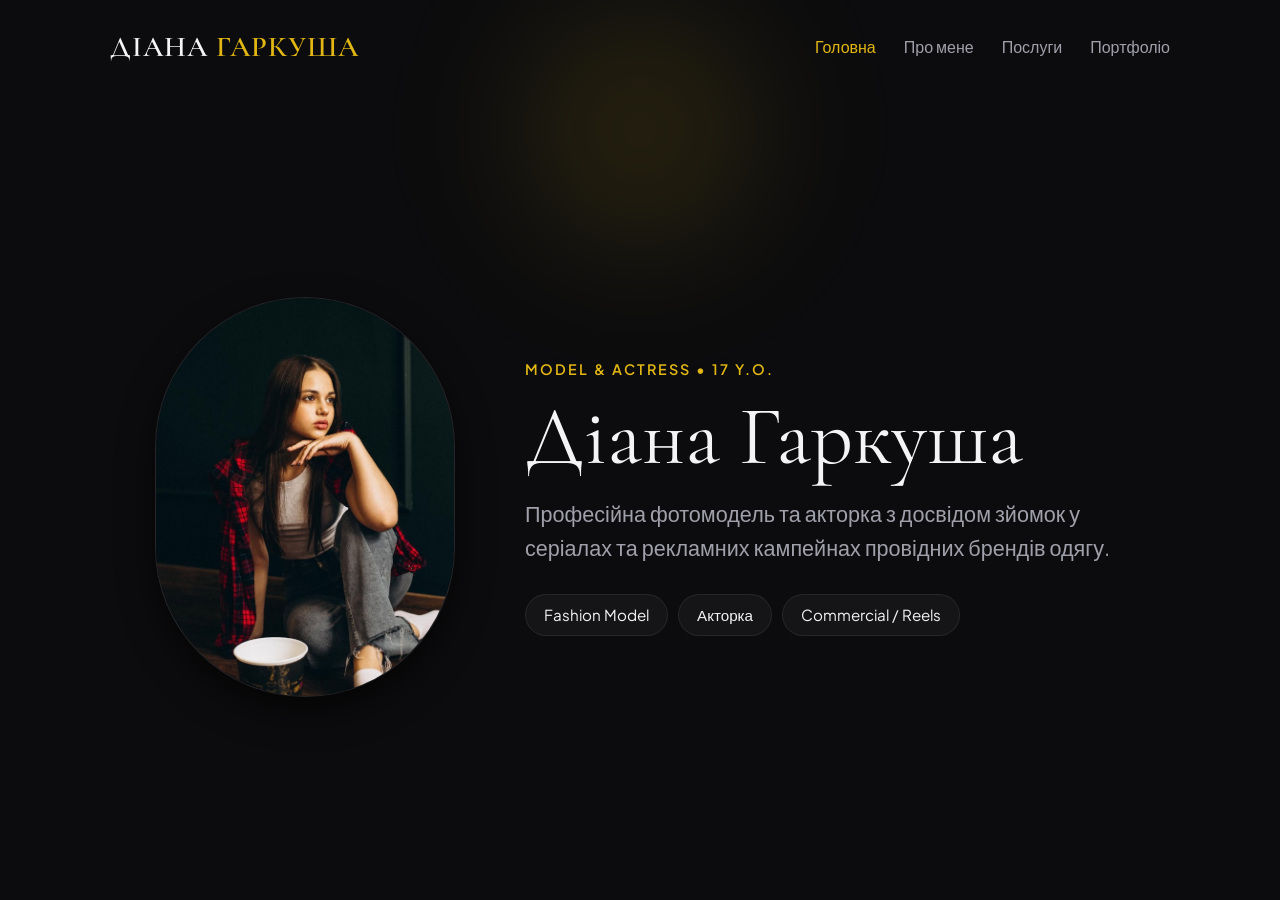
<file: index.html>
<!DOCTYPE html>
<html lang="uk">
<head>
    <meta charset="UTF-8">
    <meta name="viewport" content="width=device-width, initial-scale=1.0, viewport-fit=cover">
    <title>Діана Гаркуша | Офіційний сайт</title>
    <meta name="description" content="Офіційний сайт Діани Гаркуші — фотомодель та акторка.">
    <meta name="google-site-verification" content="VjpGsP00eUobhLGHBoqGCVFL5mk9OASxBb9kTTHwzsI" />
    <!-- Шрифти Google Fonts -->
    <link rel="preconnect" href="https://fonts.googleapis.com">
    <link rel="preconnect" href="https://fonts.gstatic.com" crossorigin>
    <link href="https://fonts.googleapis.com/css2?family=Cormorant+Garamond:wght@400;600&family=Plus+Jakarta+Sans:wght@300;400;600&display=swap" rel="stylesheet">
    <link rel="icon" type="image/svg+xml" href="data:image/svg+xml,<svg xmlns='http://www.w3.org/2000/svg' viewBox='0 0 100 100'><rect width='100' height='100' rx='25' fill='%230c0c0e'/><text x='50%' y='65%' font-family='Georgia, serif' font-size='48' font-weight='bold' fill='%23e2b714' text-anchor='middle'>DG</text></svg>">

    <!-- CSS СТИЛІ -->
    <style>
        :root {
            --bg-color: #0c0c0e;
            --card-bg: rgba(255, 255, 255, 0.04);
            --accent-color: #e2b714;
            --text-main: #f4f4f6;
            --text-muted: #a0a0ab;
            --border-color: rgba(255, 255, 255, 0.08);
            --font-title: 'Cormorant Garamond', serif;
            --font-body: 'Plus Jakarta Sans', sans-serif;
        }

        * {
            box-sizing: border-box;
            margin: 0;
            padding: 0;
            -webkit-tap-highlight-color: transparent;
        }

        html {
            scroll-behavior: smooth;
        }

        body {
            background-color: var(--bg-color);
            color: var(--text-main);
            font-family: var(--font-body);
            line-height: 1.6;
            overflow-x: hidden;
            min-height: 100vh;
            display: flex;
            flex-direction: column;
            justify-content: space-between;
        }

        /* --- СЯЙВО НА ФОНІ --- */
        .glow-bg {
            position: fixed;
            top: -5%;
            left: 50%;
            transform: translateX(-50%);
            width: 350px;
            height: 350px;
            background: radial-gradient(circle, rgba(226, 183, 20, 0.18) 0%, rgba(0,0,0,0) 70%);
            filter: blur(60px);
            z-index: -1;
            pointer-events: none;
            animation: pulseGlow 8s infinite alternate ease-in-out;
        }

        @keyframes pulseGlow {
            0% { transform: translateX(-50%) scale(1); opacity: 0.5; }
            100% { transform: translateX(-50%) scale(1.3); opacity: 0.8; }
        }

        /* --- ШАПКА --- */
        header {
            position: relative;
            display: flex;
            justify-content: space-between;
            align-items: center;
            padding: 24px 20px;
            max-width: 1100px;
            width: 100%;
            margin: 0 auto;
            z-index: 1000;
        }

        .logo {
            font-family: var(--font-title);
            font-size: 1.8rem;
            font-weight: 600;
            letter-spacing: 1px;
            text-transform: uppercase;
            color: var(--text-main);
            text-decoration: none;
        }

        .logo span { color: var(--accent-color); }

        /* Навігація ПК */
        .desktop-nav {
            display: none;
            gap: 28px;
        }

        .nav-link {
            color: var(--text-muted);
            text-decoration: none;
            font-size: 1rem;
            font-weight: 400;
            transition: color 0.3s;
        }

        .nav-link:hover, .nav-link.active {
            color: var(--accent-color);
        }

        /* Кнопка-гамбургер (три смужки) */
        .hamburger-btn {
            display: flex;
            flex-direction: column;
            justify-content: space-between;
            width: 30px;
            height: 20px;
            background: transparent;
            border: none;
            cursor: pointer;
            padding: 0;
            z-index: 1001;
        }

        .hamburger-btn span {
            width: 100%;
            height: 2px;
            background-color: var(--text-main);
            border-radius: 2px;
            transition: all 0.3s ease-in-out;
        }

        /* Анімація перетворення гамбургера на хрестик */
        .hamburger-btn.open span:nth-child(1) {
            transform: translateY(9px) rotate(45deg);
            background-color: var(--accent-color);
        }

        .hamburger-btn.open span:nth-child(2) {
            opacity: 0;
        }

        .hamburger-btn.open span:nth-child(3) {
            transform: translateY(-9px) rotate(-45deg);
            background-color: var(--accent-color);
        }

        /* Висувне мобільне меню */
        .mobile-menu-overlay {
            position: fixed;
            top: 0;
            left: 0;
            width: 100%;
            height: 100vh;
            background: rgba(12, 12, 14, 0.96);
            backdrop-filter: blur(15px);
            -webkit-backdrop-filter: blur(15px);
            display: flex;
            flex-direction: column;
            justify-content: center;
            align-items: center;
            gap: 24px;
            opacity: 0;
            visibility: hidden;
            transition: opacity 0.3s ease, visibility 0.3s ease;
            z-index: 999;
        }

        .mobile-menu-overlay.active {
            opacity: 1;
            visibility: visible;
        }

        .mobile-menu-overlay .nav-link {
            font-family: var(--font-title);
            font-size: 2rem;
            color: var(--text-main);
        }

        .mobile-menu-overlay .nav-link.active {
            color: var(--accent-color);
        }

        /* --- ОСНОВНИЙ КОНТЕЙНЕР --- */
        .container {
            max-width: 1100px;
            width: 100%;
            margin: auto;
            padding: 20px 24px;
        }

        /* --- HERO SECTION --- */
        .hero-section {
            display: flex;
            flex-direction: column;
            align-items: center;
            text-align: center;
            padding: 20px 0;
        }

        /* Рамка для фотографії */
        .avatar-frame {
            width: 210px;
            height: 280px;
            border-radius: 110px;
            overflow: hidden;
            border: 1px solid var(--border-color);
            margin-bottom: 28px;
            box-shadow: 0 15px 35px rgba(0,0,0,0.6);
            flex-shrink: 0;
            position: relative;
            background: #141418;
        }

        .avatar-img {
            width: 100%;
            height: 100%;
            object-fit: cover;
            display: block;
        }

        .avatar-placeholder {
            display: none;
            width: 100%;
            height: 100%;
            background: linear-gradient(135deg, #1c1c24, #101014);
            align-items: center;
            justify-content: center;
            color: var(--text-muted);
            font-size: 0.95rem;
        }

        /* Показ заглушки у разі помилки завантаження фото */
        .avatar-frame.has-error .avatar-img {
            display: none;
        }

        .avatar-frame.has-error .avatar-placeholder {
            display: flex;
        }

        .badge {
            color: var(--accent-color);
            text-transform: uppercase;
            letter-spacing: 2px;
            font-size: 0.9rem;
            font-weight: 600;
            margin-bottom: 12px;
        }

        .main-title {
            font-family: var(--font-title);
            font-size: clamp(3.2rem, 10vw, 5.2rem);
            font-weight: 400;
            line-height: 1.05;
            margin-bottom: 16px;
        }

        .hero-desc {
            color: var(--text-muted);
            max-width: 600px;
            margin: 0 auto 28px;
            font-size: clamp(1.1rem, 4vw, 1.35rem);
            line-height: 1.6;
        }

        .tags-container {
            display: flex;
            gap: 10px;
            flex-wrap: wrap;
            justify-content: center;
        }

        .tag {
            background: var(--card-bg);
            border: 1px solid var(--border-color);
            padding: 8px 18px;
            border-radius: 30px;
            font-size: 0.95rem;
            color: var(--text-main);
        }

        /* --- АДАПТИВНІСТЬ ДЛЯ ПК (min-width: 768px) --- */
        @media (min-width: 768px) {
            .desktop-nav { display: flex; }
            .hamburger-btn { display: none; }
            .mobile-menu-overlay { display: none; }

            .hero-section {
                flex-direction: row;
                text-align: left;
                justify-content: center;
                gap: 70px;
                padding: 60px 0;
            }

            .avatar-frame {
                width: 300px;
                height: 400px;
                border-radius: 150px;
                margin-bottom: 0;
            }

            .hero-desc { 
                margin: 0 0 28px 0; 
            }

            .tags-container { justify-content: flex-start; }
        }
    </style>
</head>
<body>
    <!-- ФОНОВЕ СЯЙВО -->
    <div class="glow-bg"></div>

    <!-- ШАПКА -->
    <header>
        <a href="index.html" class="logo">Діана <span>Гаркуша</span></a>
        
        <!-- Меню для комп'ютера -->
        <nav class="desktop-nav">
            <a href="index.html" class="nav-link active">Головна</a>
            <a href="about.html" class="nav-link">Про мене</a>
            <a href="services.html" class="nav-link">Послуги</a>
            <a href="portfolio.html" class="nav-link">Портфоліо</a>
        </nav>

        <!-- Кнопка «3 смужки» для телефона -->
        <button class="hamburger-btn" id="hamburgerBtn" aria-label="Відкрити меню" aria-expanded="false">
            <span></span>
            <span></span>
            <span></span>
        </button>
    </header>

    <!-- Висувне мобільне меню -->
    <div class="mobile-menu-overlay" id="mobileMenu">
        <a href="index.html" class="nav-link active">Головна</a>
        <a href="about.html" class="nav-link">Про мене</a>
        <a href="services.html" class="nav-link">Послуги</a>
        <a href="portfolio.html" class="nav-link">Портфоліо</a>
    </div>

    <!-- ОСНОВНИЙ КОНТЕНТ -->
    <main class="container">
        <section class="hero-section">
            <div class="avatar-frame" id="avatarFrame">
                <img id="avatarImg" src="Diana-0.jpg" alt="Діана Гаркуша" class="avatar-img" onerror="showPlaceholder()">
                <div class="avatar-placeholder"><span>[ Фото Діани ]</span></div>
            </div>
            
            <div class="hero-info">
                <p class="badge">Model & Actress • 17 y.o.</p>
                <h1 class="main-title">Діана Гаркуша</h1>
                <p class="hero-desc">
                    Професійна фотомодель та акторка з досвідом зйомок у серіалах та рекламних кампейнах провідних брендів одягу.
                </p>

                <div class="tags-container">
                    <span class="tag">Fashion Model</span>
                    <span class="tag">Акторка</span>
                    <span class="tag">Commercial / Reels</span>
                </div>
            </div>
        </section>
    </main>

    <!-- JAVASCRIPT -->
    <script>
        const hamburgerBtn = document.getElementById('hamburgerBtn');
        const mobileMenu = document.getElementById('mobileMenu');

        function toggleMenu() {
            const isOpen = hamburgerBtn.classList.toggle('open');
            mobileMenu.classList.toggle('active');
            hamburgerBtn.setAttribute('aria-expanded', isOpen);
            document.body.style.overflow = isOpen ? 'hidden' : '';
        }

        hamburgerBtn.addEventListener('click', toggleMenu);

        // Закриваємо меню при натисканні на посилання у мобільному меню
        mobileMenu.querySelectorAll('.nav-link').forEach(link => {
            link.addEventListener('click', () => {
                if (mobileMenu.classList.contains('active')) {
                    toggleMenu();
                }
            });
        });

        // Заглушка, якщо фото не завантажилося
        function showPlaceholder() {
            document.getElementById('avatarFrame').classList.add('has-error');
        }
    </script>
</body>
</html>
</file>
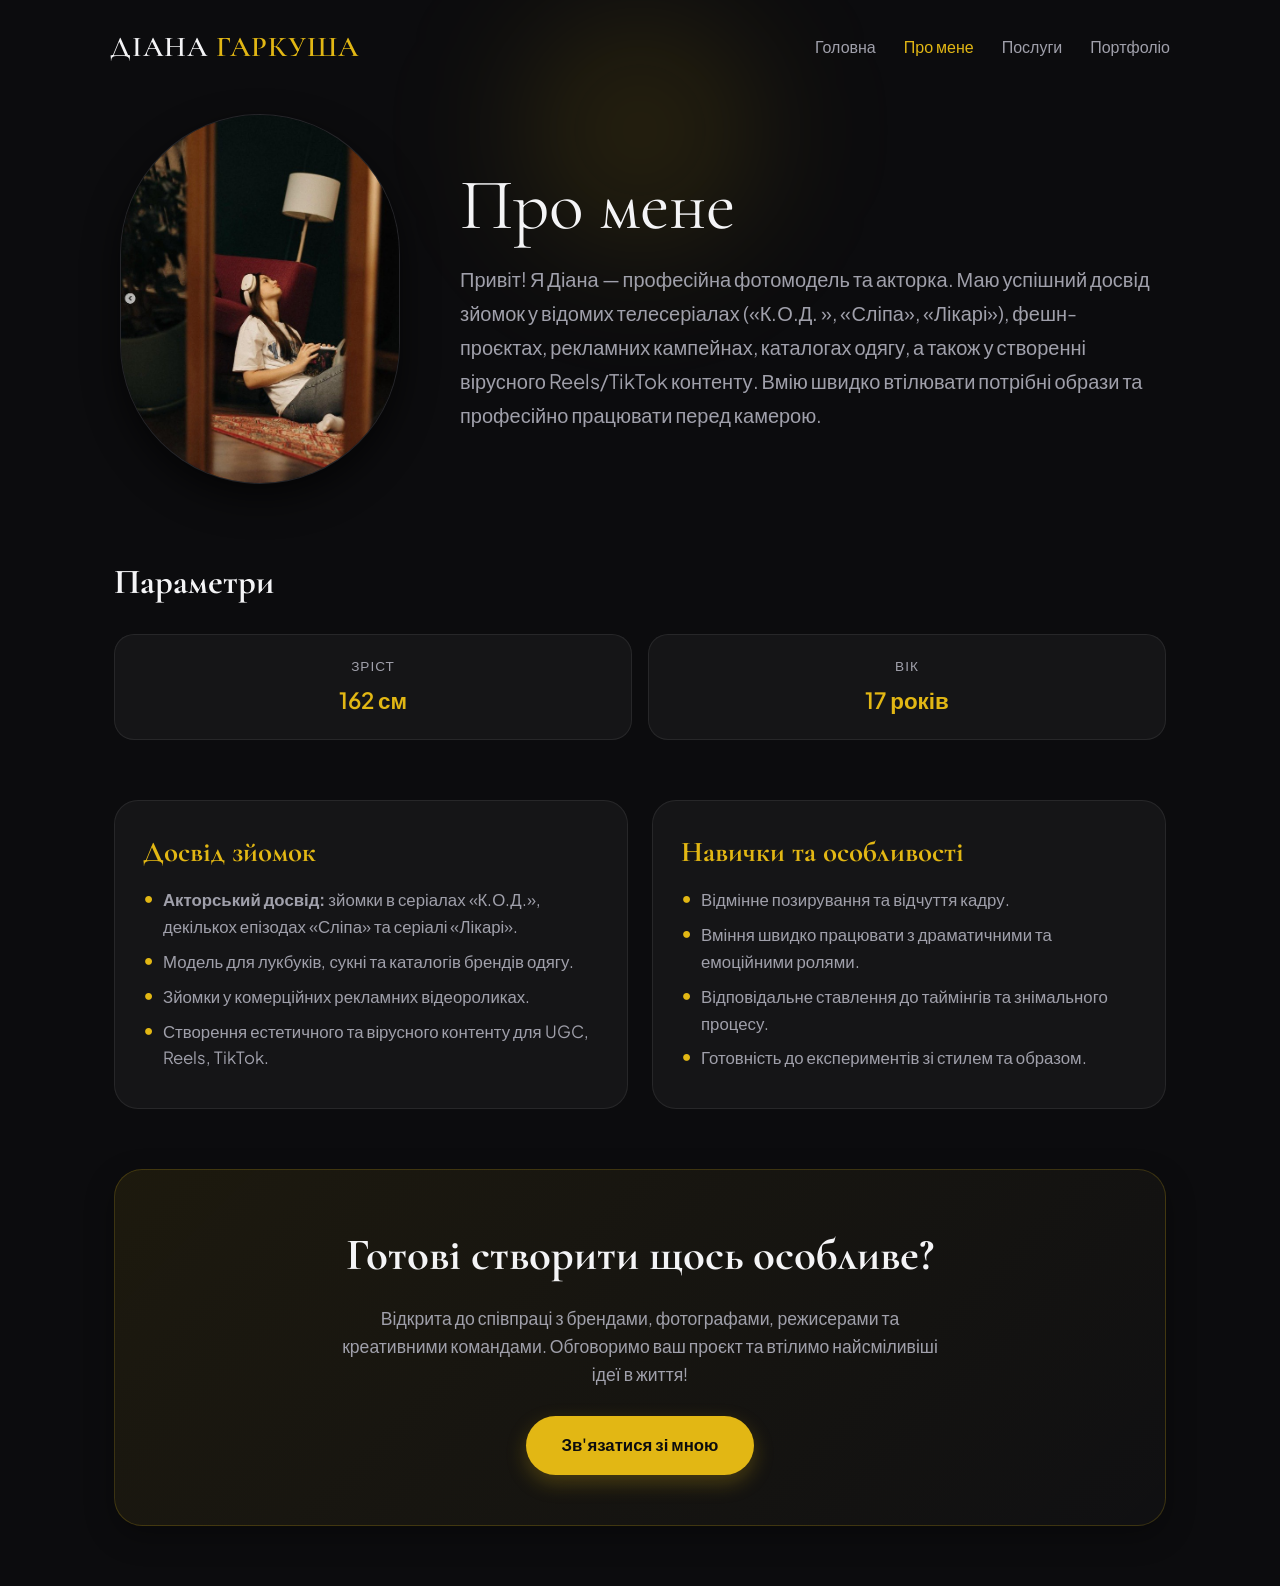
<file: about – копія.html>
<!DOCTYPE html>
<html lang="uk">
<head>
    <meta charset="UTF-8">
    <meta name="viewport" content="width=device-width, initial-scale=1.0, viewport-fit=cover">
    <title>Про мене | Діана Гаркуша</title>
    <meta name="description" content="Інформація про Діану Гаркушу — параметри, досвід зйомок у серіалах 'Код', 'Сліпа', 'Лікарі' та портфоліо.">
    
    <!-- Шрифти Google Fonts -->
    <link rel="preconnect" href="https://fonts.googleapis.com">
    <link rel="preconnect" href="https://fonts.gstatic.com" crossorigin>
    <link href="https://fonts.googleapis.com/css2?family=Cormorant+Garamond:wght@400;600&family=Plus+Jakarta+Sans:wght@300;400;600&display=swap" rel="stylesheet">
    <link rel="icon" type="image/svg+xml" href="data:image/svg+xml,<svg xmlns='http://www.w3.org/2000/svg' viewBox='0 0 100 100'><rect width='100' height='100' rx='25' fill='%230c0c0e'/><text x='50%' y='65%' font-family='Georgia, serif' font-size='48' font-weight='bold' fill='%23e2b714' text-anchor='middle'>DG</text></svg>">

    <!-- CSS СТИЛІ -->
    <style>
        :root {
            --bg-color: #0c0c0e;
            --card-bg: rgba(255, 255, 255, 0.04);
            --card-hover: rgba(255, 255, 255, 0.08);
            --accent-color: #e2b714;
            --accent-hover: #c9a10e;
            --text-main: #f4f4f6;
            --text-muted: #a0a0ab;
            --border-color: rgba(255, 255, 255, 0.08);
            --font-title: 'Cormorant Garamond', serif;
            --font-body: 'Plus Jakarta Sans', sans-serif;
        }

        * {
            box-sizing: border-box;
            margin: 0;
            padding: 0;
            -webkit-tap-highlight-color: transparent;
        }

        html {
            scroll-behavior: smooth;
        }

        body {
            background-color: var(--bg-color);
            color: var(--text-main);
            font-family: var(--font-body);
            line-height: 1.6;
            overflow-x: hidden;
            min-height: 100vh;
            display: flex;
            flex-direction: column;
            justify-content: space-between;
        }

        /* --- СЯЙВО НА ФОНІ --- */
        .glow-bg {
            position: fixed;
            top: -5%;
            left: 50%;
            transform: translateX(-50%);
            width: 350px;
            height: 350px;
            background: radial-gradient(circle, rgba(226, 183, 20, 0.18) 0%, rgba(0,0,0,0) 70%);
            filter: blur(60px);
            z-index: -1;
            pointer-events: none;
            animation: pulseGlow 8s infinite alternate ease-in-out;
        }

        @keyframes pulseGlow {
            0% { transform: translateX(-50%) scale(1); opacity: 0.5; }
            100% { transform: translateX(-50%) scale(1.3); opacity: 0.8; }
        }

        /* --- ШАПКА --- */
        header {
            position: relative;
            display: flex;
            justify-content: space-between;
            align-items: center;
            padding: 24px 20px;
            max-width: 1100px;
            width: 100%;
            margin: 0 auto;
            z-index: 1000;
        }

        .logo {
            font-family: var(--font-title);
            font-size: 1.8rem;
            font-weight: 600;
            letter-spacing: 1px;
            text-transform: uppercase;
            color: var(--text-main);
            text-decoration: none;
        }

        .logo span { color: var(--accent-color); }

        /* Навігація ПК */
        .desktop-nav {
            display: none;
            gap: 28px;
        }

        .nav-link {
            color: var(--text-muted);
            text-decoration: none;
            font-size: 1rem;
            font-weight: 400;
            transition: color 0.3s;
        }

        .nav-link:hover, .nav-link.active {
            color: var(--accent-color);
        }

        /* Кнопка-гамбургер (три смужки) */
        .hamburger-btn {
            display: flex;
            flex-direction: column;
            justify-content: space-between;
            width: 30px;
            height: 20px;
            background: transparent;
            border: none;
            cursor: pointer;
            padding: 0;
            z-index: 1001;
        }

        .hamburger-btn span {
            width: 100%;
            height: 2px;
            background-color: var(--text-main);
            border-radius: 2px;
            transition: all 0.3s ease-in-out;
        }

        .hamburger-btn.open span:nth-child(1) {
            transform: translateY(9px) rotate(45deg);
            background-color: var(--accent-color);
        }

        .hamburger-btn.open span:nth-child(2) {
            opacity: 0;
        }

        .hamburger-btn.open span:nth-child(3) {
            transform: translateY(-9px) rotate(-45deg);
            background-color: var(--accent-color);
        }

        /* Висувне мобільне меню */
        .mobile-menu-overlay {
            position: fixed;
            top: 0;
            left: 0;
            width: 100%;
            height: 100vh;
            background: rgba(12, 12, 14, 0.96);
            backdrop-filter: blur(15px);
            -webkit-backdrop-filter: blur(15px);
            display: flex;
            flex-direction: column;
            justify-content: center;
            align-items: center;
            gap: 24px;
            opacity: 0;
            visibility: hidden;
            transition: opacity 0.3s ease, visibility 0.3s ease;
            z-index: 999;
        }

        .mobile-menu-overlay.active {
            opacity: 1;
            visibility: visible;
        }

        .mobile-menu-overlay .nav-link {
            font-family: var(--font-title);
            font-size: 2rem;
            color: var(--text-main);
        }

        .mobile-menu-overlay .nav-link.active {
            color: var(--accent-color);
        }

        /* --- ОСНОВНИЙ КОНТЕЙНЕР --- */
        .container {
            max-width: 1100px;
            width: 100%;
            margin: auto;
            padding: 20px 24px 60px;
        }

        /* --- ВЕРХНІЙ БЛОК (ПРО МЕНЕ) --- */
        .about-hero {
            display: flex;
            flex-direction: column;
            align-items: center;
            text-align: center;
            margin-bottom: 50px;
        }

        /* Овальна рамка для фото */
        .avatar-frame {
            width: 210px;
            height: 280px;
            border-radius: 110px;
            overflow: hidden;
            border: 1px solid var(--border-color);
            margin-bottom: 28px;
            box-shadow: 0 15px 35px rgba(0,0,0,0.6);
            flex-shrink: 0;
            position: relative;
            background: #141418;
        }

        .avatar-img {
            width: 100%;
            height: 100%;
            object-fit: cover;
            display: block;
        }

        .avatar-placeholder {
            width: 100%;
            height: 100%;
            background: linear-gradient(135deg, #1c1c24, #101014);
            display: flex;
            align-items: center;
            justify-content: center;
            color: var(--text-muted);
            font-size: 0.95rem;
        }

        .page-title {
            font-family: var(--font-title);
            font-size: clamp(2.8rem, 8vw, 4.5rem);
            font-weight: 400;
            line-height: 1.1;
            margin-bottom: 16px;
        }

        .about-text {
            color: var(--text-muted);
            font-size: clamp(1.05rem, 3.5vw, 1.25rem);
            max-width: 700px;
            line-height: 1.7;
        }

        /* --- БЛОК ПАРАМЕТРІВ (МОДЕЛЬНІ ДАНІ) --- */
        .section-title {
            font-family: var(--font-title);
            font-size: 2.2rem;
            color: var(--text-main);
            margin-bottom: 24px;
            text-align: center;
        }

        .params-grid {
            display: grid;
            grid-template-columns: repeat(auto-fit, minmax(140px, 1fr));
            gap: 16px;
            margin-bottom: 60px;
        }

        .param-card {
            background: var(--card-bg);
            border: 1px solid var(--border-color);
            border-radius: 20px;
            padding: 20px;
            text-align: center;
            transition: background 0.3s, transform 0.3s;
        }

        .param-card:hover {
            background: var(--card-hover);
            transform: translateY(-3px);
        }

        .param-label {
            font-size: 0.85rem;
            color: var(--text-muted);
            text-transform: uppercase;
            letter-spacing: 1px;
            margin-bottom: 6px;
        }

        .param-value {
            font-size: 1.4rem;
            font-weight: 600;
            color: var(--accent-color);
        }

        /* --- ДОСВІД ТА НАВИЧКИ --- */
        .info-cards {
            display: grid;
            grid-template-columns: 1fr;
            gap: 24px;
            margin-bottom: 60px;
        }

        .info-card {
            background: var(--card-bg);
            border: 1px solid var(--border-color);
            border-radius: 24px;
            padding: 28px;
        }

        .info-card h3 {
            font-family: var(--font-title);
            font-size: 1.8rem;
            color: var(--accent-color);
            margin-bottom: 12px;
        }

        .info-card p, .info-card ul {
            color: var(--text-muted);
            font-size: 1.05rem;
            line-height: 1.6;
        }

        .info-card ul {
            list-style: none;
            padding-left: 0;
        }

        .info-card ul li {
            position: relative;
            padding-left: 20px;
            margin-bottom: 8px;
        }

        .info-card ul li::before {
            content: "•";
            color: var(--accent-color);
            position: absolute;
            left: 0;
            font-size: 1.3rem;
            line-height: 1;
        }

        /* --- БЛОК ЗАКЛИКУ ДО ДІЇ (CTA) --- */
        .cta-section {
            background: linear-gradient(135deg, rgba(226, 183, 20, 0.08) 0%, rgba(255, 255, 255, 0.02) 100%);
            border: 1px solid rgba(226, 183, 20, 0.2);
            border-radius: 28px;
            padding: 40px 24px;
            text-align: center;
            margin-top: 20px;
            box-shadow: 0 10px 30px rgba(0,0,0,0.3);
        }

        .cta-title {
            font-family: var(--font-title);
            font-size: clamp(2rem, 5vw, 2.8rem);
            color: var(--text-main);
            margin-bottom: 12px;
        }

        .cta-description {
            color: var(--text-muted);
            font-size: 1.1rem;
            max-width: 600px;
            margin: 0 auto 28px;
            line-height: 1.6;
        }

        .cta-button {
            display: inline-block;
            background-color: var(--accent-color);
            color: #0c0c0e;
            font-family: var(--font-body);
            font-size: 1.05rem;
            font-weight: 600;
            padding: 16px 36px;
            border-radius: 50px;
            text-decoration: none;
            transition: all 0.3s ease;
            box-shadow: 0 8px 20px rgba(226, 183, 20, 0.25);
        }

        .cta-button:hover {
            background-color: var(--accent-hover);
            transform: translateY(-3px);
            box-shadow: 0 12px 25px rgba(226, 183, 20, 0.4);
        }

        /* --- АДАПТИВНІСТЬ ДЛЯ ПК (min-width: 768px) --- */
        @media (min-width: 768px) {
            .desktop-nav { display: flex; }
            .hamburger-btn { display: none; }
            .mobile-menu-overlay { display: none; }

            .about-hero {
                flex-direction: row;
                text-align: left;
                justify-content: center;
                gap: 60px;
                margin-bottom: 70px;
            }

            .avatar-frame {
                width: 280px;
                height: 370px;
                border-radius: 140px;
                margin-bottom: 0;
            }

            .section-title { text-align: left; }

            .info-cards {
                grid-template-columns: 1fr 1fr;
            }

            .cta-section {
                padding: 50px 40px;
            }
        }
    </style>
</head>
<body>
    <!-- ФОНОВЕ СЯЙВО -->
    <div class="glow-bg"></div>

    <!-- ШАПКА -->
    <header>
        <a href="index.html" class="logo">Діана <span>Гаркуша</span></a>
        
        <!-- Меню для комп'ютера -->
        <nav class="desktop-nav">
            <a href="index.html" class="nav-link">Головна</a>
            <a href="about.html" class="nav-link active">Про мене</a>
            <a href="services.html" class="nav-link">Послуги</a>
            <a href="portfolio.html" class="nav-link">Портфоліо</a>
        </nav>

        <!-- Кнопка «3 смужки» для телефона -->
        <button class="hamburger-btn" id="hamburgerBtn" aria-label="Відкрити меню">
            <span></span>
            <span></span>
            <span></span>
        </button>
    </header>

    <!-- Висувне мобільне меню -->
    <div class="mobile-menu-overlay" id="mobileMenu">
        <a href="index.html" class="nav-link">Головна</a>
        <a href="about.html" class="nav-link active">Про мене</a>
        <a href="services.html" class="nav-link">Послуги</a>
        <a href="portfolio.html" class="nav-link">Портфоліо</a>
    </div>

    <!-- ОСНОВНИЙ КОНТЕНТ -->
    <div class="container">
        
        <!-- ВЕРХНІЙ БЛОК -->
        <section class="about-hero">
            <div class="avatar-frame" id="avatarFrame">
                <img id="avatarImg" src="Diana-1.jpg" alt="Діана Гаркуша" class="avatar-img" onerror="showPlaceholder()">
            </div>

            <div class="about-intro">
                <h1 class="page-title">Про мене</h1>
                <p class="about-text">
                    Привіт! Я Діана — професійна фотомодель та акторка. Маю успішний досвід зйомок у відомих телесеріалах («К.О.Д. », «Сліпа», «Лікарі»), фешн-проєктах, рекламних кампейнах, каталогах одягу, а також у створенні вірусного Reels/TikTok контенту. Вмію швидко втілювати потрібні образи та професійно працювати перед камерою.
                </p>
            </div>
        </section>

        <!-- ПАРАМЕТРИ (МОДЕЛЬНІ ДАНІ) -->
        <section>
            <h2 class="section-title">Параметри</h2>
            <div class="params-grid">
                <div class="param-card">
                    <div class="param-label">Зріст</div>
                    <div class="param-value">162 см</div>
                </div>
                <div class="param-card">
                    <div class="param-label">Вік</div>
                    <div class="param-value">17 років</div>
                </div>
            </div>
        </section>

        <!-- ДОСВІД ТА НАВИЧКИ -->
        <section class="info-cards">
            <div class="info-card">
                <h3>Досвід зйомок</h3>
                <ul>
                    <li><strong>Акторський досвід:</strong> зйомки в серіалах «К.О.Д.», декількох епізодах «Сліпа» та серіалі «Лікарі».</li>
                    <li>Модель для лукбуків, сукні та каталогів брендів одягу.</li>
                    <li>Зйомки у комерційних рекламних відеороликах.</li>
                    <li>Створення естетичного та вірусного контенту для UGC, Reels, TikTok.</li>
                </ul>
            </div>

            <div class="info-card">
                <h3>Навички та особливості</h3>
                <ul>
                    <li>Відмінне позирування та відчуття кадру.</li>
                    <li>Вміння швидко працювати з драматичними та емоційними ролями.</li>
                    <li>Відповідальне ставлення до таймінгів та знімального процесу.</li>
                    <li>Готовність до експериментів зі стилем та образом.</li>
                </ul>
            </div>
        </section>

        <!-- ЗАКЛИК ДО ДІЇ ТА КНОПКА ЗВ'ЯЗКУ -->
        <section class="cta-section">
            <h2 class="cta-title">Готові створити щось особливе?</h2>
            <p class="cta-description">
                Відкрита до співпраці з брендами, фотографами, режисерами та креативними командами. Обговоримо ваш проєкт та втілимо найсміливіші ідеї в життя!
            </p>
            <a href="https://www.instagram.com/garkusha344/" class="cta-button" target="_blank">Зв'язатися зі мною</a>
        </section>

    </div>

    <!-- JAVASCRIPT -->
    <script>
        // Робота мобільного меню
        const hamburgerBtn = document.getElementById('hamburgerBtn');
        const mobileMenu = document.getElementById('mobileMenu');

        hamburgerBtn.addEventListener('click', () => {
            hamburgerBtn.classList.toggle('open');
            mobileMenu.classList.toggle('active');
            
            if (mobileMenu.classList.contains('active')) {
                document.body.style.overflow = 'hidden';
            } else {
                document.body.style.overflow = '';
            }
        });

        // Показ заглушки, якщо фото не завантажилося або шлях вказано невірно
        function showPlaceholder() {
            const frame = document.getElementById('avatarFrame');
            frame.innerHTML = '<div class="avatar-placeholder"><span>[ Фото Діани ]</span></div>';
        }
    </script>
</body>
</html>
</file>
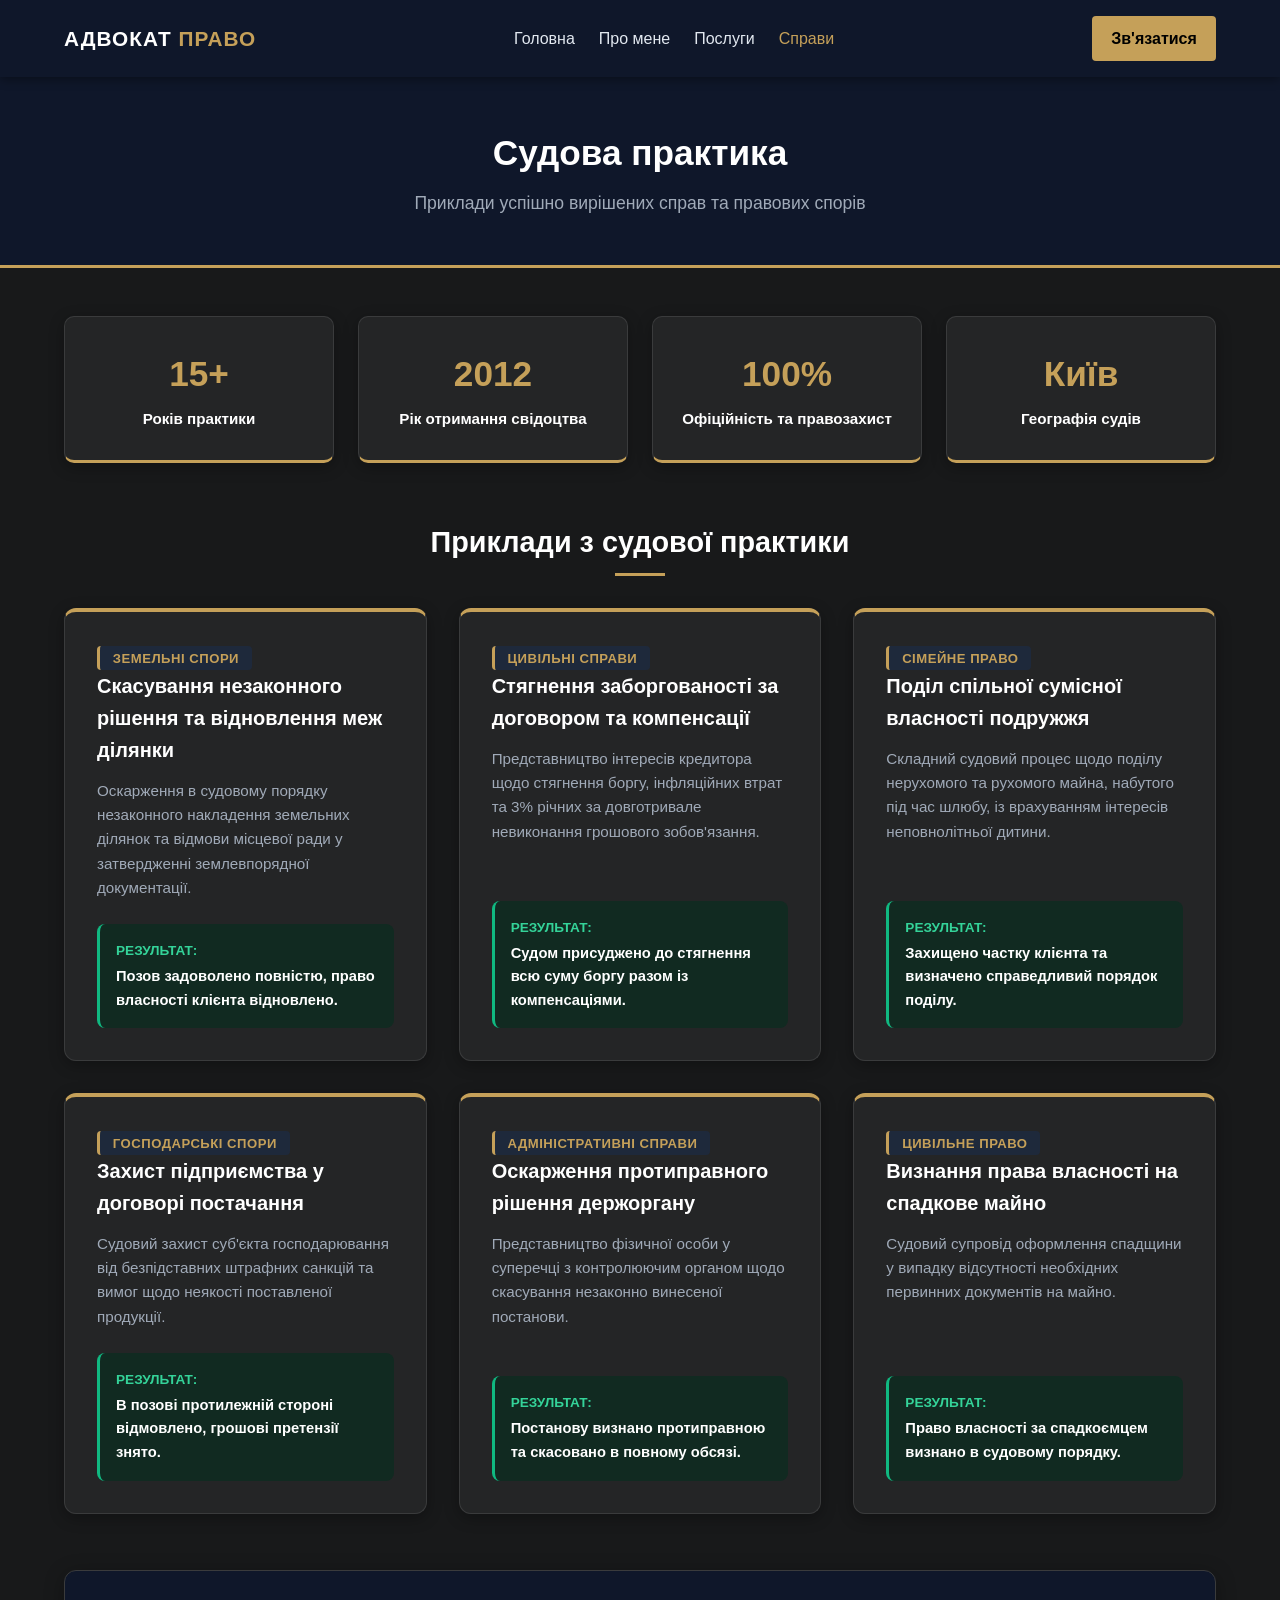
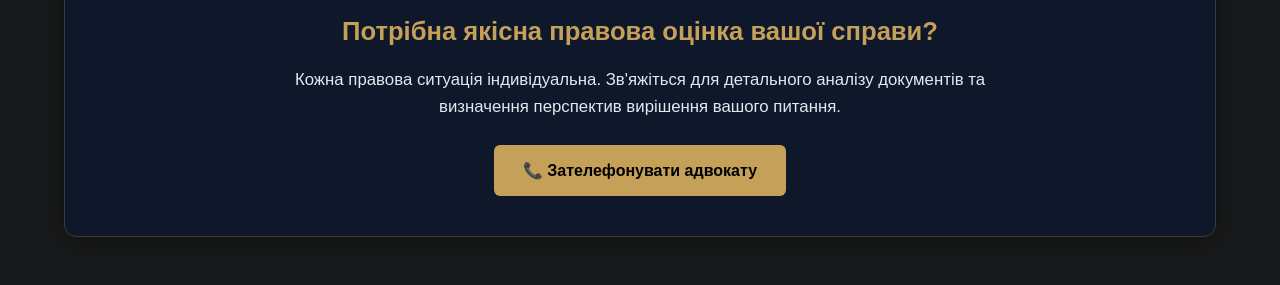
<file: cases.html>
<!DOCTYPE html>
<html lang="uk">
<head>
    <meta charset="UTF-8">
    <meta name="viewport" content="width=device-width, initial-scale=1.0">

    <!-- Іконка для вкладки -->
    <link rel="icon" type="image/svg+xml" href="data:image/svg+xml,<svg xmlns='http://www.w3.org/2000/svg' viewBox='0 0 24 24' fill='%23C5A059'><path d='M18 2h-4v2h1v3h-1v2h4V7h-1V4h1V2zm-7 4.5l-6 6 1.5 1.5 6-6L11 6.5zm-5.5 8L4 16l4 4 1.5-1.5-4-4zM2 21h12v2H2v-2z'/></svg>">

    <title>Судова практика | Приклади справ</title>
    <style>
        :root {
            /* Палітра Dark Mode */
            --navy-header: #0F172A;   /* Темно-синя шапка та баннер */
            --bg-dark: #18191A;       /* Загальний темно-вугільний фон */
            --card-bg: #242526;       /* Темні картки */
            --card-hover: #2D2E2F;
            --accent: #C5A059;        /* Золотистий колір */
            --accent-hover: #B08D46;
            --text-light: #FFFFFF;    /* Білий текст */
            --text-muted: #A0AAB8;    /* Сірий підтекст */
            --border-color: #3A3B3C;
            --tag-bg: #1E293B;        /* Фон для тегів */
            --success-bg: #112A21;    /* Темно-зелений акцент для успішного результату */
            --success-border: #10B981;
            --success-text: #34D399;
        }

        * {
            box-sizing: border-box;
            margin: 0;
            padding: 0;
            font-family: -apple-system, BlinkMacSystemFont, "Segoe UI", Roboto, sans-serif;
        }

        body {
            background-color: var(--bg-dark);
            color: var(--text-light);
            line-height: 1.6;
            padding-bottom: 70px;
        }

        @media (min-width: 768px) {
            body { padding-bottom: 0; }
        }

        /* Шапка */
        .header {
            background-color: var(--navy-header);
            position: sticky;
            top: 0;
            z-index: 1000;
            box-shadow: 0 2px 10px rgba(0,0,0,0.4);
        }

        .nav-container {
            max-width: 1200px;
            margin: 0 auto;
            display: flex;
            justify-content: space-between;
            align-items: center;
            padding: 1rem 1.5rem;
        }

        .logo {
            color: var(--text-light);
            font-size: 1.3rem;
            font-weight: 700;
            text-decoration: none;
            text-transform: uppercase;
            letter-spacing: 1px;
        }

        .logo span { color: var(--accent); }

        .nav-menu {
            display: flex;
            list-style: none;
            gap: 1.5rem;
        }

        .nav-link {
            color: #E2E8F0;
            text-decoration: none;
            font-weight: 500;
            transition: color 0.3s;
        }

        .nav-link:hover, .nav-link.active { color: var(--accent); }

        .btn-contact {
            background-color: var(--accent);
            color: #000000;
            padding: 0.6rem 1.2rem;
            border-radius: 4px;
            font-weight: 600;
            text-decoration: none;
            transition: background-color 0.3s;
        }

        .btn-contact:hover { background-color: var(--accent-hover); }

        .hamburger {
            display: none;
            cursor: pointer;
            background: none;
            border: none;
            color: var(--text-light);
            font-size: 1.8rem;
        }

        /* Баннер */
        .page-banner {
            background-color: var(--navy-header);
            color: var(--text-light);
            padding: 3rem 1.5rem;
            text-align: center;
            border-bottom: 3px solid var(--accent);
        }

        .page-banner h1 {
            font-size: 2.2rem;
            margin-bottom: 0.5rem;
        }

        .page-banner p {
            color: var(--text-muted);
            font-size: 1.1rem;
        }

        /* Контейнер */
        .container {
            max-width: 1200px;
            margin: 0 auto;
            padding: 3rem 1.5rem;
        }

        .section-title {
            font-size: 1.8rem;
            color: var(--text-light);
            margin-bottom: 2rem;
            text-align: center;
            position: relative;
        }

        .section-title::after {
            content: '';
            display: block;
            width: 50px;
            height: 3px;
            background-color: var(--accent);
            margin: 0.5rem auto 0;
        }

        /* Блок статистики */
        .stats-grid {
            display: grid;
            grid-template-columns: repeat(auto-fit, minmax(220px, 1fr));
            gap: 1.5rem;
            margin-bottom: 3.5rem;
        }

        .stat-card {
            background: var(--card-bg);
            padding: 1.8rem;
            border-radius: 10px;
            text-align: center;
            box-shadow: 0 4px 15px rgba(0,0,0,0.3);
            border-bottom: 3px solid var(--accent);
            border-top: 1px solid var(--border-color);
            border-left: 1px solid var(--border-color);
            border-right: 1px solid var(--border-color);
        }

        .stat-number {
            font-size: 2.2rem;
            font-weight: 800;
            color: var(--accent);
            margin-bottom: 0.3rem;
        }

        .stat-label {
            color: var(--text-light);
            font-size: 0.95rem;
            font-weight: 600;
        }

        /* Сітка справ */
        .cases-grid {
            display: grid;
            grid-template-columns: repeat(auto-fit, minmax(340px, 1fr));
            gap: 2rem;
            margin-bottom: 3.5rem;
        }

        .case-card {
            background: var(--card-bg);
            border-radius: 12px;
            padding: 2rem;
            box-shadow: 0 4px 15px rgba(0,0,0,0.3);
            border-top: 4px solid var(--accent);
            border-left: 1px solid var(--border-color);
            border-right: 1px solid var(--border-color);
            border-bottom: 1px solid var(--border-color);
            display: flex;
            flex-direction: column;
            justify-content: space-between;
            transition: transform 0.3s, box-shadow 0.3s;
        }

        .case-card:hover {
            transform: translateY(-5px);
            background: var(--card-hover);
            box-shadow: 0 8px 25px rgba(0,0,0,0.5);
        }

        .case-tag {
            align-self: flex-start;
            background: var(--tag-bg);
            color: var(--accent);
            padding: 0.3rem 0.8rem;
            border-radius: 4px;
            font-size: 0.82rem;
            font-weight: 700;
            text-transform: uppercase;
            letter-spacing: 0.5px;
            margin-bottom: 1rem;
            border-left: 3px solid var(--accent);
        }

        .case-title {
            font-size: 1.25rem;
            color: var(--text-light);
            margin-bottom: 0.8rem;
        }

        .case-desc {
            color: var(--text-muted);
            font-size: 0.95rem;
            margin-bottom: 1.5rem;
            flex-grow: 1;
        }

        .case-result {
            background: var(--success-bg);
            border-radius: 8px;
            padding: 1rem;
            border-left: 3px solid var(--success-border);
        }

        .case-result-title {
            font-size: 0.85rem;
            font-weight: 700;
            color: var(--success-text);
            text-transform: uppercase;
            margin-bottom: 0.2rem;
        }

        .case-result-text {
            font-size: 0.92rem;
            color: var(--text-light);
            font-weight: 600;
        }

        /* Інфо-блок заклику */
        .cta-box {
            background: var(--navy-header);
            color: var(--text-light);
            padding: 2.5rem;
            border-radius: 12px;
            text-align: center;
            border: 1px solid var(--border-color);
            box-shadow: 0 4px 20px rgba(0,0,0,0.3);
        }

        .cta-box h2 {
            color: var(--accent);
            margin-bottom: 1rem;
            font-size: 1.6rem;
        }

        .cta-box p {
            color: #E2E8F0;
            max-width: 700px;
            margin: 0 auto 1.5rem;
            font-size: 1.05rem;
        }

        .cta-btn {
            display: inline-block;
            background: var(--accent);
            color: #000000;
            padding: 0.8rem 1.8rem;
            border-radius: 6px;
            font-weight: 700;
            text-decoration: none;
            transition: background 0.3s;
        }

        .cta-btn:hover {
            background: var(--accent-hover);
        }

        /* Мобільна кнопка */
        .mobile-call-btn {
            display: none;
            position: fixed;
            bottom: 0;
            left: 0;
            width: 100%;
            background-color: var(--accent);
            color: #000000;
            text-align: center;
            padding: 1rem;
            font-weight: 700;
            text-decoration: none;
            z-index: 999;
            box-shadow: 0 -2px 10px rgba(0,0,0,0.3);
        }

        @media (max-width: 768px) {
            .nav-menu {
                display: none;
                width: 100%;
                flex-direction: column;
                position: absolute;
                top: 100%;
                left: 0;
                background-color: var(--navy-header);
                padding: 1rem;
            }

            .hamburger { display: block; }
            .nav-container.active .nav-menu { display: flex; }
            .mobile-call-btn { display: block; }
            .header .btn-contact { display: none; }
            .page-banner h1 { font-size: 1.8rem; }
            .cases-grid { grid-template-columns: 1fr; }
        }
    </style>
</head>
<body>

    <!-- Шапка -->
    <header class="header">
        <div class="nav-container">
            <a href="index.html" class="logo">Адвокат <span>Право</span></a>
            <button class="hamburger" onclick="toggleMenu()">☰</button>
            <ul class="nav-menu">
                <li><a href="index.html" class="nav-link">Головна</a></li>
                <li><a href="about.html" class="nav-link">Про мене</a></li>
                <li><a href="services.html" class="nav-link">Послуги</a></li>
                <li><a href="cases.html" class="nav-link active">Справи</a></li>
            </ul>
            <a href="tel:+380937222592" class="btn-contact">Зв'язатися</a>
        </div>
    </header>

    <!-- Баннер -->
    <section class="page-banner">
        <h1>Судова практика</h1>
        <p>Приклади успішно вирішених справ та правових спорів</p>
    </section>

    <div class="container">

        <!-- Статистика в квадратиках -->
        <div class="stats-grid">
            <div class="stat-card">
                <div class="stat-number">15+</div>
                <div class="stat-label">Років практики</div>
            </div>
            <div class="stat-card">
                <div class="stat-number">2012</div>
                <div class="stat-label">Рік отримання свідоцтва</div>
            </div>
            <div class="stat-card">
                <div class="stat-number">100%</div>
                <div class="stat-label">Офіційність та правозахист</div>
            </div>
            <div class="stat-card">
                <div class="stat-number">Київ</div>
                <div class="stat-label">Географія судів</div>
            </div>
        </div>

        <!-- Приклади справ у квадратиках -->
        <h2 class="section-title">Приклади з судової практики</h2>
        <div class="cases-grid">

            <!-- Справа 1 -->
            <div class="case-card">
                <div>
                    <span class="case-tag">Земельні спори</span>
                    <h3 class="case-title">Скасування незаконного рішення та відновлення меж ділянки</h3>
                    <p class="case-desc">Оскарження в судовому порядку незаконного накладення земельних ділянок та відмови місцевої ради у затвердженні землевпорядної документації.</p>
                </div>
                <div class="case-result">
                    <div class="case-result-title">Результат:</div>
                    <div class="case-result-text">Позов задоволено повністю, право власності клієнта відновлено.</div>
                </div>
            </div>

            <!-- Справа 2 -->
            <div class="case-card">
                <div>
                    <span class="case-tag">Цивільні справи</span>
                    <h3 class="case-title">Стягнення заборгованості за договором та компенсації</h3>
                    <p class="case-desc">Представництво інтересів кредитора щодо стягнення боргу, інфляційних втрат та 3% річних за довготривале невиконання грошового зобов'язання.</p>
                </div>
                <div class="case-result">
                    <div class="case-result-title">Результат:</div>
                    <div class="case-result-text">Судом присуджено до стягнення всю суму боргу разом із компенсаціями.</div>
                </div>
            </div>

            <!-- Справа 3 -->
            <div class="case-card">
                <div>
                    <span class="case-tag">Сімейне право</span>
                    <h3 class="case-title">Поділ спільної сумісної власності подружжя</h3>
                    <p class="case-desc">Складний судовий процес щодо поділу нерухомого та рухомого майна, набутого під час шлюбу, із врахуванням інтересів неповнолітньої дитини.</p>
                </div>
                <div class="case-result">
                    <div class="case-result-title">Результат:</div>
                    <div class="case-result-text">Захищено частку клієнта та визначено справедливий порядок поділу.</div>
                </div>
            </div>

            <!-- Справа 4 -->
            <div class="case-card">
                <div>
                    <span class="case-tag">Господарські спори</span>
                    <h3 class="case-title">Захист підприємства у договорі постачання</h3>
                    <p class="case-desc">Судовий захист суб'єкта господарювання від безпідставних штрафних санкцій та вимог щодо неякості поставленої продукції.</p>
                </div>
                <div class="case-result">
                    <div class="case-result-title">Результат:</div>
                    <div class="case-result-text">В позові протилежній стороні відмовлено, грошові претензії знято.</div>
                </div>
            </div>

            <!-- Справа 5 -->
            <div class="case-card">
                <div>
                    <span class="case-tag">Адміністративні справи</span>
                    <h3 class="case-title">Оскарження протиправного рішення держоргану</h3>
                    <p class="case-desc">Представництво фізичної особи у суперечці з контролюючим органом щодо скасування незаконно винесеної постанови.</p>
                </div>
                <div class="case-result">
                    <div class="case-result-title">Результат:</div>
                    <div class="case-result-text">Постанову визнано протиправною та скасовано в повному обсязі.</div>
                </div>
            </div>

            <!-- Справа 6 -->
            <div class="case-card">
                <div>
                    <span class="case-tag">Цивільне право</span>
                    <h3 class="case-title">Визнання права власності на спадкове майно</h3>
                    <p class="case-desc">Судовий супровід оформлення спадщини у випадку відсутності необхідних первинних документів на майно.</p>
                </div>
                <div class="case-result">
                    <div class="case-result-title">Результат:</div>
                    <div class="case-result-text">Право власності за спадкоємцем визнано в судовому порядку.</div>
                </div>
            </div>

        </div>

        <!-- Заклик до дії -->
        <section class="cta-box">
            <h2>Потрібна якісна правова оцінка вашої справи?</h2>
            <p>Кожна правова ситуація індивідуальна. Зв'яжіться для детального аналізу документів та визначення перспектив вирішення вашого питання.</p>
            <a href="tel:+380937222592" class="cta-btn">📞 Зателефонувати адвокату</a>
        </section>

    </div>

    <!-- Мобільна кнопка -->
    <a href="tel:+380937222592" class="mobile-call-btn">📞 Зв'язатися з адвокатом</a>

    <script>
        function toggleMenu() {
            document.querySelector('.nav-container').classList.toggle('active');
        }
    </script>
</body>
</html>
</file>
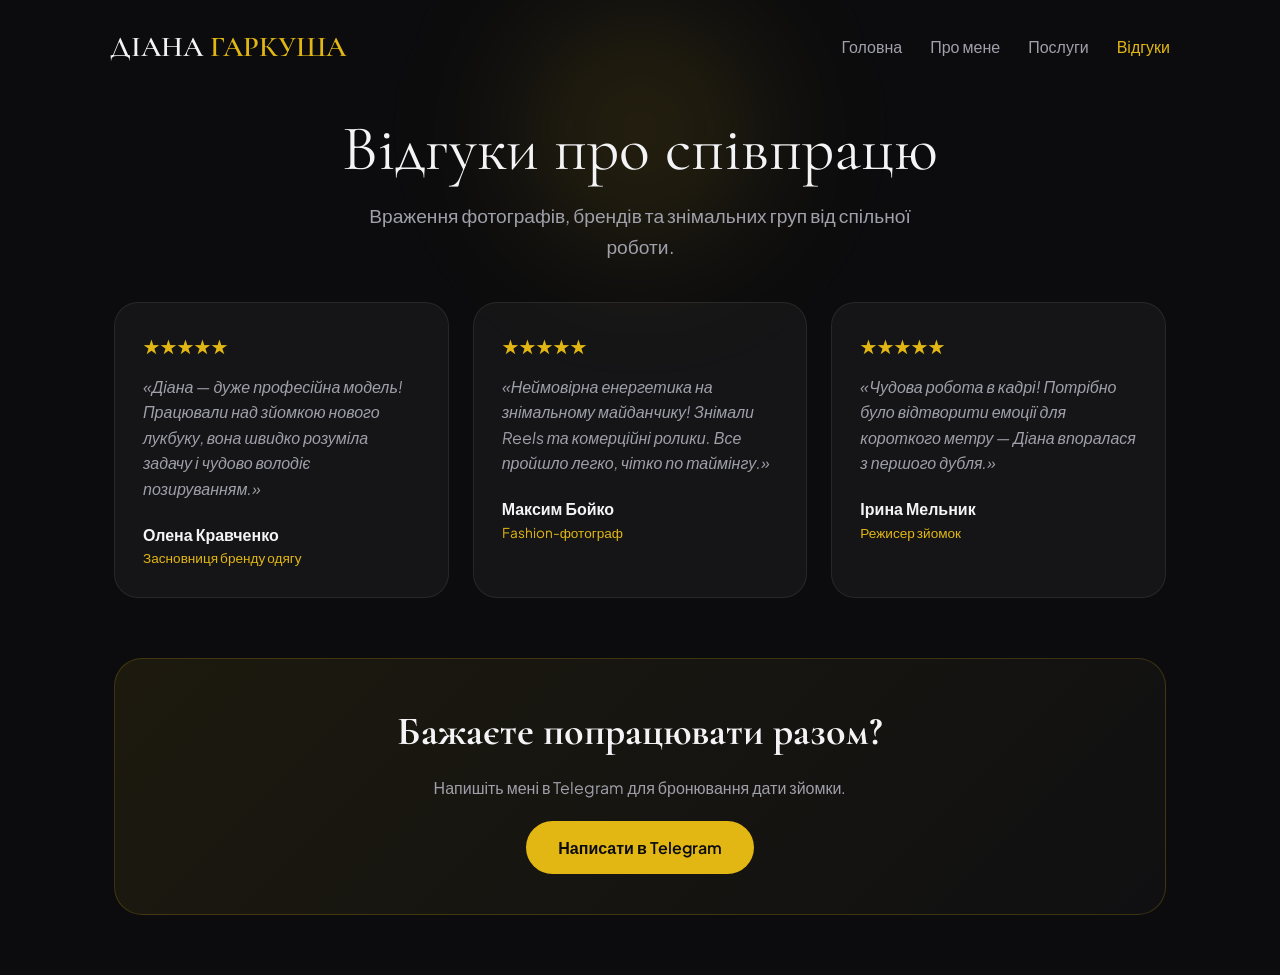
<file: contacts.html>
<!DOCTYPE html>
<html lang="uk">
<head>
    <meta charset="UTF-8">
    <meta name="viewport" content="width=device-width, initial-scale=1.0, viewport-fit=cover">
    <title>Відгуки та Проєкти | Діана Гаркуша</title>
    
    <link rel="preconnect" href="https://fonts.googleapis.com">
    <link rel="preconnect" href="https://fonts.gstatic.com" crossorigin>
    <link href="https://fonts.googleapis.com/css2?family=Cormorant+Garamond:wght@400;600&family=Plus+Jakarta+Sans:wght@300;400;600&display=swap" rel="stylesheet">
    <link rel="icon" type="image/svg+xml" href="data:image/svg+xml,<svg xmlns='http://www.w3.org/2000/svg' viewBox='0 0 100 100'><rect width='100' height='100' rx='25' fill='%230c0c0e'/><text x='50%' y='65%' font-family='Georgia, serif' font-size='48' font-weight='bold' fill='%23e2b714' text-anchor='middle'>DG</text></svg>">
    
    <style>
        :root {
            --bg-color: #0c0c0e;
            --card-bg: rgba(255, 255, 255, 0.04);
            --card-hover: rgba(255, 255, 255, 0.08);
            --accent-color: #e2b714;
            --text-main: #f4f4f6;
            --text-muted: #a0a0ab;
            --border-color: rgba(255, 255, 255, 0.08);
            --font-title: 'Cormorant Garamond', serif;
            --font-body: 'Plus Jakarta Sans', sans-serif;
        }

        * { box-sizing: border-box; margin: 0; padding: 0; -webkit-tap-highlight-color: transparent; }
        html { scroll-behavior: smooth; }
        body {
            background-color: var(--bg-color);
            color: var(--text-main);
            font-family: var(--font-body);
            line-height: 1.6;
            overflow-x: hidden;
            min-height: 100vh;
            display: flex;
            flex-direction: column;
            justify-content: space-between;
        }

        .glow-bg {
            position: fixed;
            top: -5%; left: 50%;
            transform: translateX(-50%);
            width: 350px; height: 350px;
            background: radial-gradient(circle, rgba(226, 183, 20, 0.18) 0%, rgba(0,0,0,0) 70%);
            filter: blur(60px);
            z-index: -1;
            pointer-events: none;
            animation: pulseGlow 8s infinite alternate ease-in-out;
        }
        @keyframes pulseGlow {
            0% { transform: translateX(-50%) scale(1); opacity: 0.5; }
            100% { transform: translateX(-50%) scale(1.3); opacity: 0.8; }
        }

        header {
            position: relative;
            display: flex;
            justify-content: space-between;
            align-items: center;
            padding: 24px 20px;
            max-width: 1100px;
            width: 100%;
            margin: 0 auto;
            z-index: 1000;
        }
        .logo { font-family: var(--font-title); font-size: 1.8rem; font-weight: 600; text-transform: uppercase; color: var(--text-main); text-decoration: none; }
        .logo span { color: var(--accent-color); }
        .desktop-nav { display: none; gap: 28px; }
        .nav-link { color: var(--text-muted); text-decoration: none; font-size: 1rem; transition: color 0.3s; }
        .nav-link:hover, .nav-link.active { color: var(--accent-color); }

        .hamburger-btn { display: flex; flex-direction: column; justify-content: space-between; width: 30px; height: 20px; background: transparent; border: none; cursor: pointer; padding: 0; z-index: 1001; }
        .hamburger-btn span { width: 100%; height: 2px; background-color: var(--text-main); border-radius: 2px; transition: all 0.3s ease-in-out; }
        .hamburger-btn.open span:nth-child(1) { transform: translateY(9px) rotate(45deg); background-color: var(--accent-color); }
        .hamburger-btn.open span:nth-child(2) { opacity: 0; }
        .hamburger-btn.open span:nth-child(3) { transform: translateY(-9px) rotate(-45deg); background-color: var(--accent-color); }

        .mobile-menu-overlay {
            position: fixed; top: 0; left: 0; width: 100%; height: 100vh;
            background: rgba(12, 12, 14, 0.96); backdrop-filter: blur(15px);
            display: flex; flex-direction: column; justify-content: center; align-items: center; gap: 24px;
            opacity: 0; visibility: hidden; transition: opacity 0.3s ease, visibility 0.3s ease; z-index: 999;
        }
        .mobile-menu-overlay.active { opacity: 1; visibility: visible; }
        .mobile-menu-overlay .nav-link { font-family: var(--font-title); font-size: 2rem; color: var(--text-main); }
        .mobile-menu-overlay .nav-link.active { color: var(--accent-color); }

        .container { max-width: 1100px; width: 100%; margin: auto; padding: 20px 24px 60px; }
        .hero-section { text-align: center; margin-bottom: 40px; }
        .page-title { font-family: var(--font-title); font-size: clamp(2.5rem, 7vw, 4rem); font-weight: 400; line-height: 1.1; margin-bottom: 16px; }
        .page-subtitle { color: var(--text-muted); font-size: clamp(1rem, 3vw, 1.2rem); max-width: 600px; margin: 0 auto; }

        .reviews-grid { display: grid; grid-template-columns: repeat(auto-fit, minmax(280px, 1fr)); gap: 24px; margin-bottom: 60px; }
        .review-card { background: var(--card-bg); border: 1px solid var(--border-color); border-radius: 24px; padding: 28px; transition: all 0.3s ease; }
        .review-card:hover { background: var(--card-hover); transform: translateY(-3px); }
        .stars { color: var(--accent-color); font-size: 1.2rem; margin-bottom: 12px; }
        .review-text { color: var(--text-muted); font-style: italic; font-size: 1rem; margin-bottom: 20px; line-height: 1.6; }
        .author-info { display: flex; align-items: center; gap: 12px; }
        .author-name { font-weight: 600; color: var(--text-main); font-size: 1rem; }
        .author-role { font-size: 0.85rem; color: var(--accent-color); }

        .cta-section { background: linear-gradient(135deg, rgba(226, 183, 20, 0.08), rgba(255, 255, 255, 0.02)); border: 1px solid rgba(226, 183, 20, 0.2); border-radius: 28px; padding: 40px 24px; text-align: center; }
        .cta-title { font-family: var(--font-title); font-size: clamp(2rem, 5vw, 2.5rem); margin-bottom: 12px; }
        .btn-social { display: inline-block; background: var(--accent-color); color: #0c0c0e; padding: 14px 32px; border-radius: 30px; text-decoration: none; font-weight: 600; transition: all 0.3s ease; }
        .btn-social:hover { transform: translateY(-2px); opacity: 0.9; }

        @media (min-width: 768px) {
            .desktop-nav { display: flex; }
            .hamburger-btn, .mobile-menu-overlay { display: none; }
        }
    </style>
</head>
<body>
    <div class="glow-bg"></div>

    <header>
        <a href="index.html" class="logo">Діана <span>Гаркуша</span></a>
        <nav class="desktop-nav">
            <a href="index.html" class="nav-link">Головна</a>
            <a href="about.html" class="nav-link">Про мене</a>
            <a href="services.html" class="nav-link">Послуги</a>
            <a href="reviews.html" class="nav-link active">Відгуки</a>
        </nav>
        <button class="hamburger-btn" id="hamburgerBtn" aria-label="Відкрити меню">
            <span></span><span></span><span></span>
        </button>
    </header>

    <div class="mobile-menu-overlay" id="mobileMenu">
        <a href="index.html" class="nav-link">Головна</a>
        <a href="about.html" class="nav-link">Про мене</a>
        <a href="services.html" class="nav-link">Послуги</a>
        <a href="reviews.html" class="nav-link active">Відгуки</a>
    </div>

    <div class="container">
        <section class="hero-section">
            <h1 class="page-title">Відгуки про співпрацю</h1>
            <p class="page-subtitle">Враження фотографів, брендів та знімальних груп від спільної роботи.</p>
        </section>

        <section class="reviews-grid">
            <div class="review-card">
                <div class="stars">★★★★★</div>
                <p class="review-text">«Діана — дуже професійна модель! Працювали над зйомкою нового лукбуку, вона швидко розуміла задачу і чудово володіє позируванням.»</p>
                <div class="author-info">
                    <div>
                        <div class="author-name">Олена Кравченко</div>
                        <div class="author-role">Засновниця бренду одягу</div>
                    </div>
                </div>
            </div>

            <div class="review-card">
                <div class="stars">★★★★★</div>
                <p class="review-text">«Неймовірна енергетика на знімальному майданчику! Знімали Reels та комерційні ролики. Все пройшло легко, чітко по таймінгу.»</p>
                <div class="author-info">
                    <div>
                        <div class="author-name">Максим Бойко</div>
                        <div class="author-role">Fashion-фотограф</div>
                    </div>
                </div>
            </div>

            <div class="review-card">
                <div class="stars">★★★★★</div>
                <p class="review-text">«Чудова робота в кадрі! Потрібно було відтворити емоції для короткого метру — Діана впоралася з першого дубля.»</p>
                <div class="author-info">
                    <div>
                        <div class="author-name">Ірина Мельник</div>
                        <div class="author-role">Режисер зйомок</div>
                    </div>
                </div>
            </div>
        </section>

        <section class="cta-section">
            <h2 class="cta-title">Бажаєте попрацювати разом?</h2>
            <p style="color: var(--text-muted); margin-bottom: 20px;">Напишіть мені в Telegram для бронювання дати зйомки.</p>
            <a href="https://t.me/agussha_sha" class="btn-social">Написати в Telegram</a>
        </section>
    </div>

    <script>
        const hamburgerBtn = document.getElementById('hamburgerBtn');
        const mobileMenu = document.getElementById('mobileMenu');
        hamburgerBtn.addEventListener('click', () => {
            hamburgerBtn.classList.toggle('open');
            mobileMenu.classList.toggle('active');
            document.body.style.overflow = mobileMenu.classList.contains('active') ? 'hidden' : '';
        });
    </script>
</body>
</html>
</file>
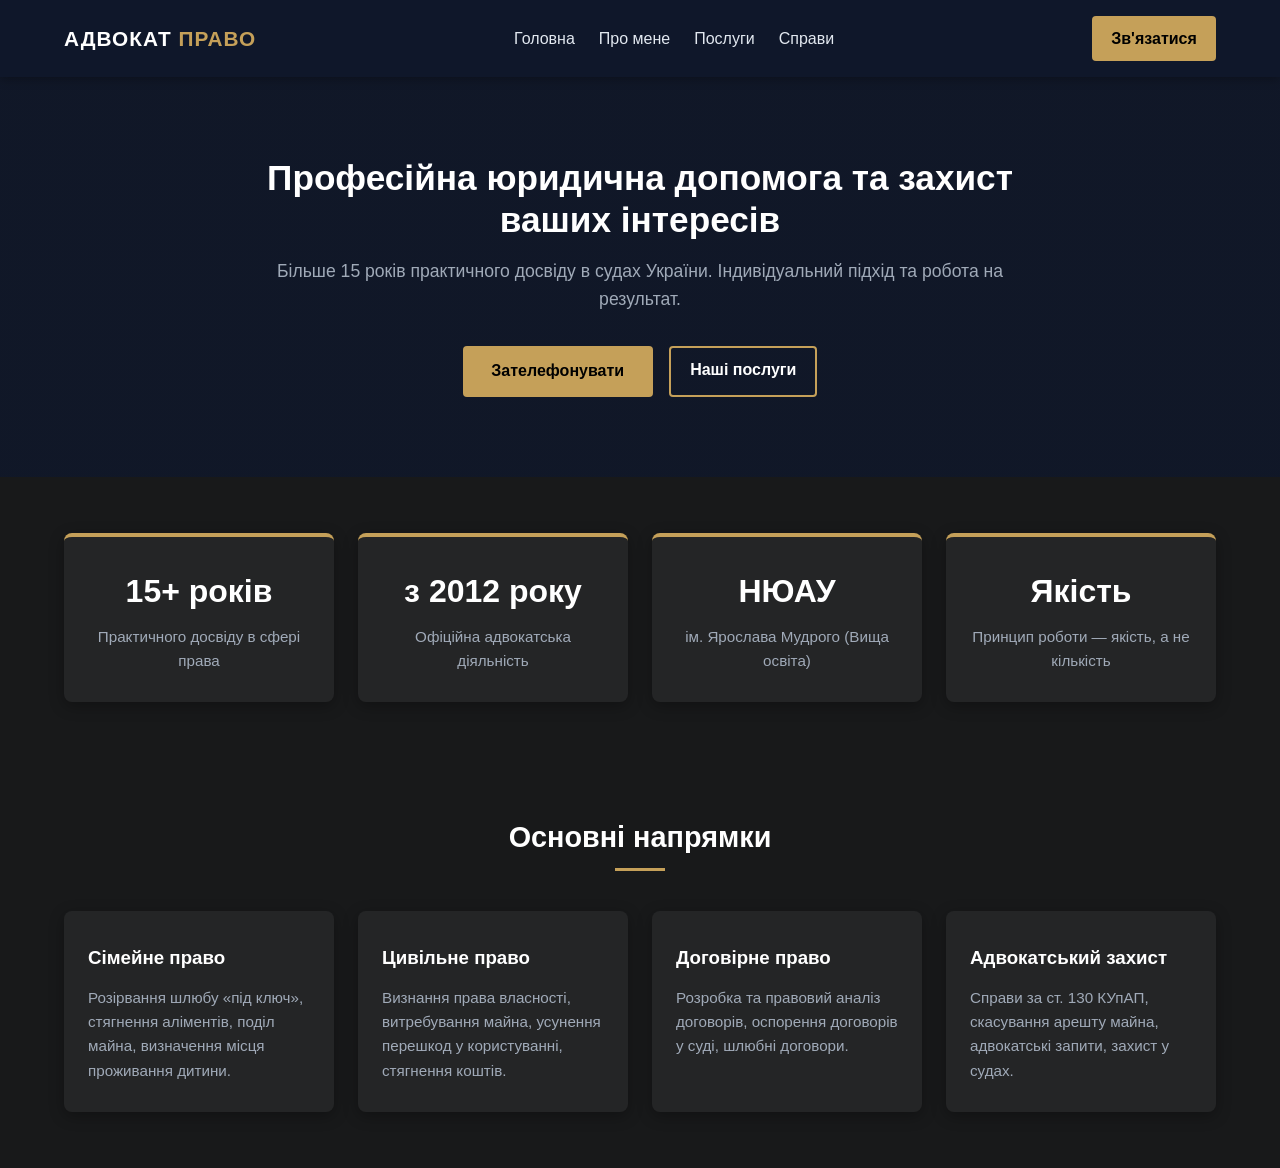
<file: main.html>
<!DOCTYPE html>
<html lang="uk">
<head>
    <meta charset="UTF-8">
    <meta name="viewport" content="width=device-width, initial-scale=1.0">

    <!-- Іконка для вкладки -->
    <link rel="icon" type="image/svg+xml" href="data:image/svg+xml,<svg xmlns='http://www.w3.org/2000/svg' viewBox='0 0 24 24' fill='%23C5A059'><path d='M18 2h-4v2h1v3h-1v2h4V7h-1V4h1V2zm-7 4.5l-6 6 1.5 1.5 6-6L11 6.5zm-5.5 8L4 16l4 4 1.5-1.5-4-4zM2 21h12v2H2v-2z'/></svg>">

    <title>Послуги адвоката | Професійний правовий захист</title>
    <style>
        :root {
            /* Палітра як на скриншоті */
            --navy-header: #0F172A;   /* Темно-синя шапка */
            --bg-dark: #18191A;       /* Загальний темно-вугільний фон */
            --card-bg: #242526;       /* Темні картки */
            --accent: #C5A059;        /* Золотистий колір */
            --accent-hover: #B08D46;
            --text-light: #FFFFFF;    /* Білий текст */
            --text-muted: #A0AAB8;    /* Сірий підтекст */
        }

        * {
            box-sizing: border-box;
            margin: 0;
            padding: 0;
            font-family: -apple-system, BlinkMacSystemFont, "Segoe UI", Roboto, sans-serif;
        }

        body {
            background-color: var(--bg-dark) !important;
            color: var(--text-light);
            line-height: 1.6;
            padding-bottom: 70px;
        }

        @media (min-width: 768px) {
            body { padding-bottom: 0; }
        }

        /* Шапка та Навігація */
        .header {
            background-color: var(--navy-header);
            position: sticky;
            top: 0;
            z-index: 1000;
            box-shadow: 0 2px 10px rgba(0,0,0,0.3);
        }

        .nav-container {
            max-width: 1200px;
            margin: 0 auto;
            display: flex;
            justify-content: space-between;
            align-items: center;
            padding: 1rem 1.5rem;
        }

        .logo {
            color: var(--text-light);
            font-size: 1.3rem;
            font-weight: 700;
            text-decoration: none;
            text-transform: uppercase;
            letter-spacing: 1px;
        }

        .logo span { color: var(--accent); }

        .nav-menu {
            display: flex;
            list-style: none;
            gap: 1.5rem;
        }

        .nav-link {
            color: #E2E8F0;
            text-decoration: none;
            font-weight: 500;
            transition: color 0.3s;
        }

        .nav-link:hover { color: var(--accent); }

        .btn-contact {
            background-color: var(--accent);
            color: #000000;
            padding: 0.6rem 1.2rem;
            border-radius: 4px;
            font-weight: 600;
            text-decoration: none;
            transition: background-color 0.3s;
        }

        .btn-contact:hover { background-color: var(--accent-hover); }

        /* Мобільне меню */
        .hamburger {
            display: none;
            cursor: pointer;
            background: none;
            border: none;
            color: var(--text-light);
            font-size: 1.8rem;
        }

        /* Hero Секція */
        .hero {
            background: linear-gradient(rgba(15, 23, 42, 0.85), rgba(15, 23, 42, 0.85)), 
                        url('https://images.unsplash.com/photo-1589829545856-d10d557cf95f?auto=format&fit=crop&w=1200&q=80') center/cover;
            color: var(--text-light);
            padding: 5rem 1.5rem;
            text-align: center;
        }

        .hero-content {
            max-width: 800px;
            margin: 0 auto;
        }

        .hero h1 {
            font-size: 2.2rem;
            margin-bottom: 1rem;
            line-height: 1.2;
        }

        .hero p {
            font-size: 1.1rem;
            color: var(--text-muted);
            margin-bottom: 2rem;
        }

        .hero-buttons {
            display: flex;
            gap: 1rem;
            justify-content: center;
            flex-wrap: wrap;
        }

        /* Основні блоки */
        .section {
            max-width: 1200px;
            margin: 0 auto;
            padding: 3.5rem 1.5rem;
        }

        .section-title {
            text-align: center;
            font-size: 1.8rem;
            color: var(--text-light);
            margin-bottom: 2.5rem;
            position: relative;
        }

        .section-title::after {
            content: '';
            display: block;
            width: 50px;
            height: 3px;
            background-color: var(--accent);
            margin: 0.5rem auto 0;
        }

        /* Факти / Переваги */
        .stats-grid {
            display: grid;
            grid-template-columns: repeat(auto-fit, minmax(220px, 1fr));
            gap: 1.5rem;
            text-align: center;
        }

        .stat-card {
            background: var(--card-bg) !important;
            padding: 1.8rem 1.5rem;
            border-radius: 8px;
            box-shadow: 0 4px 15px rgba(0,0,0,0.3);
            border-top: 4px solid var(--accent);
        }

        .stat-card h3 {
            font-size: 2rem;
            color: var(--text-light);
            margin-bottom: 0.5rem;
        }

        .stat-card p {
            color: var(--text-muted);
            font-size: 0.95rem;
        }

        /* Послуги */
        .services-grid {
            display: grid;
            grid-template-columns: repeat(auto-fit, minmax(260px, 1fr));
            gap: 1.5rem;
        }

        .service-card {
            background: var(--card-bg) !important;
            padding: 1.8rem 1.5rem;
            border-radius: 8px;
            box-shadow: 0 4px 15px rgba(0,0,0,0.3);
            border-top: 3px solid transparent;
            transition: border-color 0.3s, transform 0.3s;
        }

        .service-card:hover {
            border-top-color: var(--accent);
            transform: translateY(-3px);
        }

        .service-card h3 {
            color: var(--text-light);
            margin-bottom: 0.8rem;
        }

        .service-card p {
            color: var(--text-muted);
            font-size: 0.95rem;
        }

        /* Плаваюча кнопка для мобільного */
        .mobile-call-btn {
            display: none;
            position: fixed;
            bottom: 0;
            left: 0;
            width: 100%;
            background-color: var(--accent);
            color: #000000;
            text-align: center;
            padding: 1rem;
            font-weight: 700;
            text-decoration: none;
            z-index: 999;
            box-shadow: 0 -2px 10px rgba(0,0,0,0.3);
        }

        /* Адаптивність */
        @media (max-width: 768px) {
            .nav-menu {
                display: none;
                width: 100%;
                flex-direction: column;
                position: absolute;
                top: 100%;
                left: 0;
                background-color: var(--navy-header);
                padding: 1rem;
            }

            .hamburger { display: block; }
            .nav-container.active .nav-menu { display: flex; }
            .mobile-call-btn { display: block; }
            .header .btn-contact { display: none; }
            .hero h1 { font-size: 1.8rem; }
        }
    </style>
</head>
<body>

    <!-- Шапка сайту -->
    <header class="header">
        <div class="nav-container">
            <a href="#" class="logo">Адвокат <span>Право</span></a>
            <button class="hamburger" onclick="toggleMenu()">☰</button>
            <ul class="nav-menu">
                <li><a href="#" class="nav-link">Головна</a></li>
                <li><a href="about.html" class="nav-link">Про мене</a></li>
                <li><a href="services.html" class="nav-link">Послуги</a></li>
                <li><a href="cases.html" class="nav-link">Справи</a></li>
            </ul>
            <a href="tel:+380937222592" class="btn-contact">Зв'язатися</a>
        </div>
    </header>

    <!-- Головний баннер -->
    <section class="hero">
        <div class="hero-content">
            <h1>Професійна юридична допомога та захист ваших інтересів</h1>
            <p>Більше 15 років практичного досвіду в судах України. Індивідуальний підхід та робота на результат.</p>
            <div class="hero-buttons">
                <a href="tel:+380937222592" class="btn-contact" style="padding: 0.8rem 1.8rem;">Зателефонувати</a>
                <a href="#services" class="btn-contact" style="background: transparent; border: 2px solid var(--accent); color: var(--text-light);">Наші послуги</a>
            </div>
        </div>
    </section>

    <!-- Досвід у цифрах -->
    <section class="section">
        <div class="stats-grid">
            <div class="stat-card">
                <h3>15+ років</h3>
                <p>Практичного досвіду в сфері права</p>
            </div>
            <div class="stat-card">
                <h3>з 2012 року</h3>
                <p>Офіційна адвокатська діяльність</p>
            </div>
            <div class="stat-card">
                <h3>НЮАУ</h3>
                <p>ім. Ярослава Мудрого (Вища освіта)</p>
            </div>
            <div class="stat-card">
                <h3>Якість</h3>
                <p>Принцип роботи — якість, а не кількість</p>
            </div>
        </div>
    </section>

    <!-- Послуги -->
    <section class="section" id="services">
        <h2 class="section-title">Основні напрямки</h2>
        <div class="services-grid">
            <div class="service-card">
                <h3>Сімейне право</h3>
                <p>Розірвання шлюбу «під ключ», стягнення аліментів, поділ майна, визначення місця проживання дитини.</p>
            </div>
            <div class="service-card">
                <h3>Цивільне право</h3>
                <p>Визнання права власності, витребування майна, усунення перешкод у користуванні, стягнення коштів.</p>
            </div>
            <div class="service-card">
                <h3>Договірне право</h3>
                <p>Розробка та правовий аналіз договорів, оспорення договорів у суді, шлюбні договори.</p>
            </div>
            <div class="service-card">
                <h3>Адвокатський захист</h3>
                <p>Справи за ст. 130 КУпАП, скасування арешту майна, адвокатські запити, захист у судах.</p>
            </div>
        </div>
    </section>

    <!-- Плаваюча кнопка для швидкого виклику з мобільного -->
    <a href="tel:+380937222592" class="mobile-call-btn">📞 Зв'язатися з адвокатом</a>

    <script>
        function toggleMenu() {
            document.querySelector('.nav-container').classList.toggle('active');
        }
    </script>
</body>
</html>
</file>
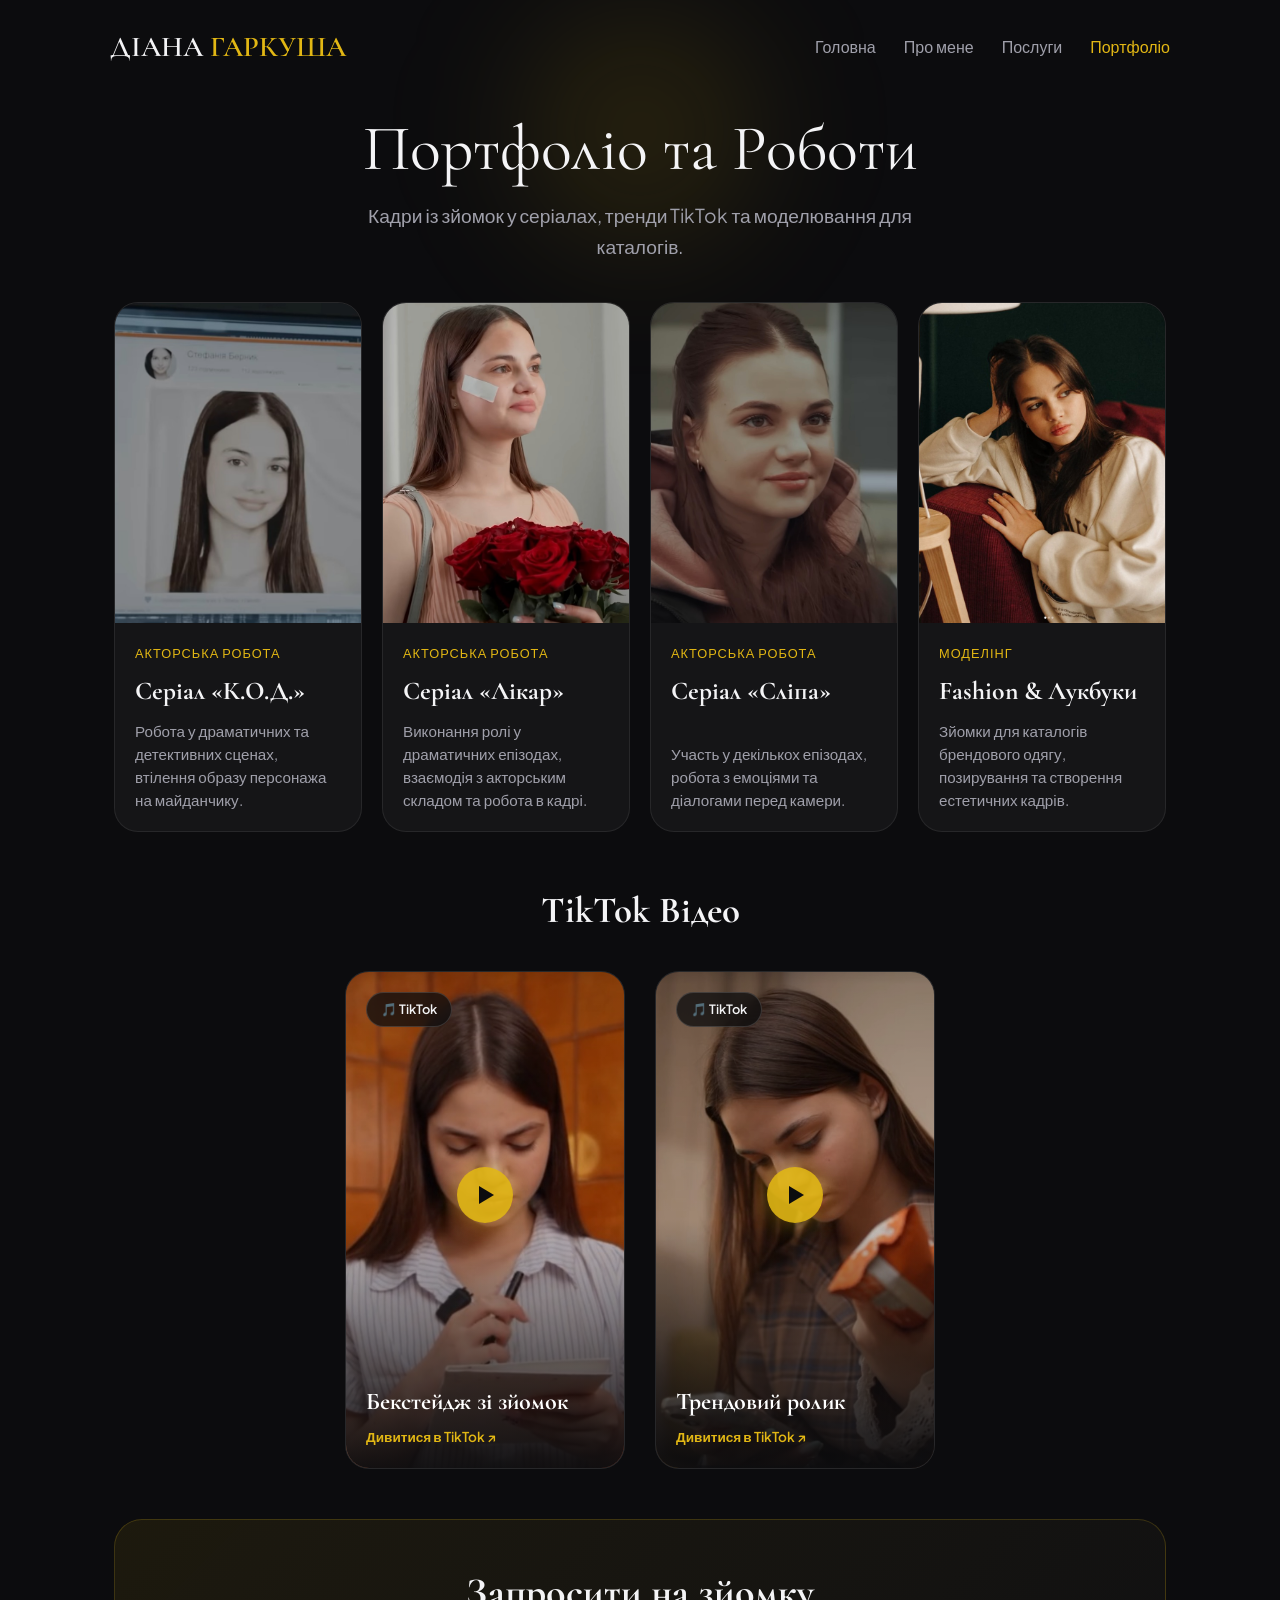
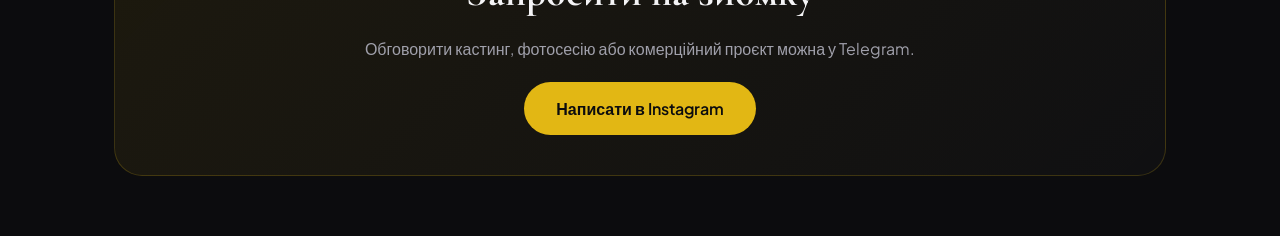
<file: portfolio.html>
<!DOCTYPE html>
<html lang="uk">
<head>
    <meta charset="UTF-8">
    <meta name="viewport" content="width=device-width, initial-scale=1.0, viewport-fit=cover">
    <title>Портфоліо | Діана Гаркуша</title>
    
    <link rel="preconnect" href="https://fonts.googleapis.com">
    <link rel="preconnect" href="https://fonts.gstatic.com" crossorigin>
    <link href="https://fonts.googleapis.com/css2?family=Cormorant+Garamond:wght@400;600&family=Plus+Jakarta+Sans:wght@300;400;600&display=swap" rel="stylesheet">
    <link rel="icon" type="image/svg+xml" href="data:image/svg+xml,<svg xmlns='http://www.w3.org/2000/svg' viewBox='0 0 100 100'><rect width='100' height='100' rx='25' fill='%230c0c0e'/><text x='50%' y='65%' font-family='Georgia, serif' font-size='48' font-weight='bold' fill='%23e2b714' text-anchor='middle'>DG</text></svg>">
    
    <style>
        :root {
            --bg-color: #0c0c0e;
            --card-bg: rgba(255, 255, 255, 0.04);
            --card-hover: rgba(255, 255, 255, 0.08);
            --accent-color: #e2b714;
            --text-main: #f4f4f6;
            --text-muted: #a0a0ab;
            --border-color: rgba(255, 255, 255, 0.08);
            --font-title: 'Cormorant Garamond', serif;
            --font-body: 'Plus Jakarta Sans', sans-serif;
        }

        * { box-sizing: border-box; margin: 0; padding: 0; -webkit-tap-highlight-color: transparent; }
        html { scroll-behavior: smooth; }
        body {
            background-color: var(--bg-color);
            color: var(--text-main);
            font-family: var(--font-body);
            line-height: 1.6;
            overflow-x: hidden;
            min-height: 100vh;
            display: flex;
            flex-direction: column;
            justify-content: space-between;
        }

        .glow-bg {
            position: fixed;
            top: -5%; left: 50%;
            transform: translateX(-50%);
            width: 350px; height: 350px;
            background: radial-gradient(circle, rgba(226, 183, 20, 0.18) 0%, rgba(0,0,0,0) 70%);
            filter: blur(60px);
            z-index: -1;
            pointer-events: none;
            animation: pulseGlow 8s infinite alternate ease-in-out;
        }
        @keyframes pulseGlow {
            0% { transform: translateX(-50%) scale(1); opacity: 0.5; }
            100% { transform: translateX(-50%) scale(1.3); opacity: 0.8; }
        }

        header {
            position: relative;
            display: flex;
            justify-content: space-between;
            align-items: center;
            padding: 24px 20px;
            max-width: 1100px;
            width: 100%;
            margin: 0 auto;
            z-index: 1000;
        }
        .logo { font-family: var(--font-title); font-size: 1.8rem; font-weight: 600; text-transform: uppercase; color: var(--text-main); text-decoration: none; }
        .logo span { color: var(--accent-color); }
        .desktop-nav { display: none; gap: 28px; }
        
        .nav-link { 
            color: var(--text-muted); 
            text-decoration: none; 
            font-size: 1rem; 
            transition: color 0.3s ease; 
            outline: none;
        }

        .nav-link:hover,
        .nav-link.active { 
            color: var(--accent-color); 
        }

        .hamburger-btn { display: flex; flex-direction: column; justify-content: space-between; width: 30px; height: 20px; background: transparent; border: none; cursor: pointer; padding: 0; z-index: 1001; }
        .hamburger-btn span { width: 100%; height: 2px; background-color: var(--text-main); border-radius: 2px; transition: all 0.3s ease-in-out; }
        .hamburger-btn.open span:nth-child(1) { transform: translateY(9px) rotate(45deg); background-color: var(--accent-color); }
        .hamburger-btn.open span:nth-child(2) { opacity: 0; }
        .hamburger-btn.open span:nth-child(3) { transform: translateY(-9px) rotate(-45deg); background-color: var(--accent-color); }

        .mobile-menu-overlay {
            position: fixed; top: 0; left: 0; width: 100%; height: 100vh;
            background: rgba(12, 12, 14, 0.96); backdrop-filter: blur(15px);
            display: flex; flex-direction: column; justify-content: center; align-items: center; gap: 24px;
            opacity: 0; visibility: hidden; transition: opacity 0.3s ease, visibility 0.3s ease; z-index: 999;
        }
        .mobile-menu-overlay.active { opacity: 1; visibility: visible; }
        .mobile-menu-overlay .nav-link { font-family: var(--font-title); font-size: 2rem; color: var(--text-main); }
        .mobile-menu-overlay .nav-link.active { color: var(--accent-color); }

        .container { max-width: 1100px; width: 100%; margin: auto; padding: 20px 24px 60px; }
        .hero-section { text-align: center; margin-bottom: 30px; }
        .page-title { font-family: var(--font-title); font-size: clamp(2.5rem, 7vw, 4rem); font-weight: 400; line-height: 1.1; margin-bottom: 16px; }
        .page-subtitle { color: var(--text-muted); font-size: clamp(1rem, 3vw, 1.2rem); max-width: 600px; margin: 0 auto; }

        /* ОБГОРТКИ ДЛЯ КАРУСЕЛЕЙ */
        .portfolio-wrapper {
            position: relative;
            margin-bottom: 50px;
        }

        .portfolio-grid {
            display: flex;
            overflow-x: auto;
            scroll-snap-type: x mandatory;
            scroll-behavior: smooth;
            gap: 20px;
            padding: 10px 0;
            -webkit-overflow-scrolling: touch;
            scrollbar-width: none;
        }

        .portfolio-grid::-webkit-scrollbar {
            display: none;
        }

        /* Основні картки */
        .portfolio-card {
            flex: 0 0 85%;
            max-width: 320px;
            scroll-snap-align: center;
            background: var(--card-bg);
            border: 1px solid var(--border-color);
            border-radius: 24px;
            overflow: hidden;
            transition: all 0.3s ease;
            display: flex;
            flex-direction: column;
        }

        .portfolio-card:hover {
            background: var(--card-hover);
            transform: translateY(-4px);
            border-color: rgba(226, 183, 20, 0.3);
        }

        .portfolio-img {
            width: 100%;
            height: 320px;
            object-fit: cover;
            background: #141418;
            display: block;
        }

        .portfolio-info {
            padding: 20px;
            flex-grow: 1;
            display: flex;
            flex-direction: column;
            justify-content: space-between;
        }

        .portfolio-tag {
            font-size: 0.8rem;
            color: var(--accent-color);
            text-transform: uppercase;
            letter-spacing: 1px;
            margin-bottom: 8px;
        }

        .portfolio-title {
            font-family: var(--font-title);
            font-size: 1.6rem;
            color: var(--text-main);
            margin-bottom: 8px;
        }

        .portfolio-desc {
            color: var(--text-muted);
            font-size: 0.95rem;
            line-height: 1.5;
        }

        /* Загальні стилі стрілок */
        .arrow-btn {
            position: absolute;
            top: 50%;
            transform: translateY(-50%);
            z-index: 10;
            background: rgba(12, 12, 14, 0.75);
            backdrop-filter: blur(8px);
            border: 1px solid var(--border-color);
            color: var(--text-main);
            width: 44px;
            height: 44px;
            border-radius: 50%;
            display: flex;
            align-items: center;
            justify-content: center;
            font-size: 1.2rem;
            cursor: pointer;
            transition: all 0.3s ease;
            box-shadow: 0 4px 20px rgba(0, 0, 0, 0.4);
        }

        .arrow-btn.prev { left: 5px; }
        .arrow-btn.next { right: 5px; }

        .arrow-btn:hover:not(:disabled) {
            background: var(--accent-color);
            color: #0c0c0e;
            border-color: var(--accent-color);
        }

        .arrow-btn:disabled {
            opacity: 0;
            pointer-events: none;
        }

        /* ----------------------------------------------------
           СЕКЦІЯ TIKTOK З КАРУСЕЛЛЮ
        ---------------------------------------------------- */
        .tiktok-section {
            margin-top: 20px;
            margin-bottom: 50px;
        }

        .section-title {
            font-family: var(--font-title);
            font-size: clamp(1.8rem, 4vw, 2.3rem);
            margin-bottom: 20px;
            text-align: center;
        }

        .tiktok-card {
            flex: 0 0 80%;
            max-width: 280px;
            aspect-ratio: 9 / 16;
            scroll-snap-align: center;
            position: relative;
            border-radius: 24px;
            overflow: hidden;
            background: var(--card-bg);
            border: 1px solid var(--border-color);
            text-decoration: none;
            transition: all 0.3s ease;
            display: flex;
            flex-direction: column;
            justify-content: space-between;
        }

        .tiktok-card:hover {
            transform: translateY(-4px);
            border-color: rgba(226, 183, 20, 0.4);
            box-shadow: 0 10px 30px rgba(0,0,0,0.5);
        }

        .tiktok-img {
            position: absolute;
            inset: 0;
            width: 100%;
            height: 100%;
            object-fit: cover;
            z-index: 1;
            transition: transform 0.5s ease;
        }

        .tiktok-card:hover .tiktok-img {
            transform: scale(1.05);
        }

        .tiktok-overlay {
            position: absolute;
            inset: 0;
            background: linear-gradient(180deg, rgba(0,0,0,0.3) 0%, rgba(0,0,0,0.2) 50%, rgba(12,12,14,0.95) 100%);
            z-index: 2;
            padding: 20px;
            display: flex;
            flex-direction: column;
            justify-content: space-between;
        }

        .tiktok-header {
            display: flex;
            justify-content: space-between;
            align-items: center;
        }

        .tiktok-badge {
            background: rgba(12, 12, 14, 0.75);
            backdrop-filter: blur(8px);
            border: 1px solid rgba(255, 255, 255, 0.15);
            padding: 6px 14px;
            border-radius: 20px;
            font-size: 0.8rem;
            font-weight: 600;
            color: var(--text-main);
        }

        .tiktok-views {
            background: rgba(226, 183, 20, 0.2);
            color: var(--accent-color);
            border: 1px solid rgba(226, 183, 20, 0.4);
            padding: 4px 10px;
            border-radius: 20px;
            font-size: 0.75rem;
            font-weight: 600;
        }

        .play-icon-wrapper {
            position: absolute;
            top: 45%; left: 50%;
            transform: translate(-50%, -50%);
            width: 56px; height: 56px;
            background: rgba(226, 183, 20, 0.9);
            border-radius: 50%;
            display: flex;
            align-items: center;
            justify-content: center;
            box-shadow: 0 0 25px rgba(226, 183, 20, 0.4);
            transition: all 0.3s ease;
            z-index: 3;
        }

        .play-icon {
            width: 0; height: 0;
            border-top: 9px solid transparent;
            border-bottom: 9px solid transparent;
            border-left: 15px solid #0c0c0e;
            margin-left: 3px;
        }

        .tiktok-card:hover .play-icon-wrapper {
            transform: translate(-50%, -50%) scale(1.15);
            background: var(--accent-color);
        }

        .tiktok-title {
            font-family: var(--font-title);
            font-size: 1.5rem;
            color: #fff;
            line-height: 1.2;
            margin-bottom: 6px;
        }

        .tiktok-action {
            display: inline-flex;
            align-items: center;
            gap: 6px;
            font-size: 0.85rem;
            color: var(--accent-color);
            font-weight: 600;
        }

        .cta-section { background: linear-gradient(135deg, rgba(226, 183, 20, 0.08), rgba(255, 255, 255, 0.02)); border: 1px solid rgba(226, 183, 20, 0.2); border-radius: 28px; padding: 40px 24px; text-align: center; }
        .cta-title { font-family: var(--font-title); font-size: clamp(2rem, 5vw, 2.5rem); margin-bottom: 12px; }
        .btn-social { display: inline-block; background: var(--accent-color); color: #0c0c0e; padding: 14px 32px; border-radius: 30px; text-decoration: none; font-weight: 600; transition: all 0.3s ease; }
        .btn-social:hover { transform: translateY(-2px); opacity: 0.9; }

        @media (min-width: 768px) {
            .desktop-nav { display: flex; }
            .hamburger-btn, .mobile-menu-overlay { display: none; }

            .portfolio-grid {
                display: grid;
                grid-template-columns: repeat(auto-fit, minmax(240px, 1fr));
                overflow-x: visible;
                padding-bottom: 0;
            }
            .portfolio-card {
                flex: none;
                max-width: 100%;
            }

            /* TikTok Grid на десктопі центровано */
            .tiktok-grid {
                display: flex;
                justify-content: center;
                gap: 30px;
                overflow-x: visible;
            }
            .tiktok-card {
                flex: 0 0 280px;
            }

            .arrow-btn {
                display: none;
            }
        }
    </style>
</head>
<body>
    <div class="glow-bg"></div>

    <header>
        <a href="index.html" class="logo">Діана <span>Гаркуша</span></a>
        <nav class="desktop-nav">
            <a href="index.html" class="nav-link">Головна</a>
            <a href="about.html" class="nav-link">Про мене</a>
            <a href="services.html" class="nav-link">Послуги</a>
            <a href="portfolio.html" class="nav-link active">Портфоліо</a>
        </nav>
        <button class="hamburger-btn" id="hamburgerBtn" aria-label="Відкрити меню">
            <span></span><span></span><span></span>
        </button>
    </header>

    <div class="mobile-menu-overlay" id="mobileMenu">
        <a href="index.html" class="nav-link">Головна</a>
        <a href="about.html" class="nav-link">Про мене</a>
        <a href="services.html" class="nav-link">Послуги</a>
        <a href="portfolio.html" class="nav-link active">Портфоліо</a>
    </div>

    <div class="container">
        <section class="hero-section">
            <h1 class="page-title">Портфоліо та Роботи</h1>
            <p class="page-subtitle">Кадри із зйомок у серіалах, тренди TikTok та моделювання для каталогів.</p>
        </section>

        <!-- ОСНОВНЕ ПОРТФОЛІО -->
        <div class="portfolio-wrapper">
            <button class="arrow-btn prev" id="prevBtn" aria-label="Попередній слайд">&#8592;</button>
            <button class="arrow-btn next" id="nextBtn" aria-label="Наступний слайд">&#8594;</button>

            <section class="portfolio-grid" id="portfolioGrid">
                <div class="portfolio-card">
                    <img src="Diana-2.jpg" alt="Серіал Код" class="portfolio-img" onerror="this.src='data:image/svg+xml,<svg xmlns=\'http://www.w3.org/2000/svg\' width=\'100%\' height=\'100%\'><rect width=\'100%\' height=\'100%\' fill=\'%23141418\'/><text x=\'50%\' y=\'50%\' fill=\'%23a0a0ab\' text-anchor=\'middle\'>[ Кадр з серіалу ]</text></svg>'">
                    <div class="portfolio-info">
                        <div>
                            <div class="portfolio-tag">Акторська робота</div>
                            <h3 class="portfolio-title">Серіал «К.О.Д.»</h3>
                        </div>
                        <p class="portfolio-desc">Робота у драматичних та детективних сценах, втілення образу персонажа на майданчику.</p>
                    </div>
                </div>

                <div class="portfolio-card">
                    <img src="Diana-8.jpg" alt="Серіал Лікар" class="portfolio-img" onerror="this.src='data:image/svg+xml,<svg xmlns=\'http://www.w3.org/2000/svg\' width=\'100%\' height=\'100%\'><rect width=\'100%\' height=\'100%\' fill=\'%23141418\'/><text x=\'50%\' y=\'50%\' fill=\'%23a0a0ab\' text-anchor=\'middle\'>[ Кадр з серіалу ]</text></svg>'">
                    <div class="portfolio-info">
                        <div>
                            <div class="portfolio-tag">Акторська робота</div>
                            <h3 class="portfolio-title">Серіал «Лікар»</h3>
                        </div>
                        <p class="portfolio-desc">Виконання ролі у драматичних епізодах, взаємодія з акторським складом та робота в кадрі.</p>
                    </div>
                </div>
                
                    <div class="portfolio-card">
                    <img src="Diana-7.jpg" alt="Серіал Сліпа" class="portfolio-img" onerror="this.src='data:image/svg+xml,<svg xmlns=\'http://www.w3.org/2000/svg\' width=\'100%\' height=\'100%\'><rect width=\'100%\' height=\'100%\' fill=\'%23141418\'/><text x=\'50%\' y=\'50%\' fill=\'%23a0a0ab\' text-anchor=\'middle\'>[ Кадр з серіалу ]</text></svg>'">
                    <div class="portfolio-info">
                        <div>
                            <div class="portfolio-tag">Акторська робота</div>
                            <h3 class="portfolio-title">Серіал «Сліпа»</h3>
                        </div>
                        <p class="portfolio-desc">Участь у декількох епізодах, робота з емоціями та діалогами перед камери.</p>
                    </div>
                </div>


                <div class="portfolio-card">
                    <img src="Diana-4.jpg" alt="Модельні зйомки" class="portfolio-img" onerror="this.src='data:image/svg+xml,<svg xmlns=\'http://www.w3.org/2000/svg\' width=\'100%\' height=\'100%\'><rect width=\'100%\' height=\'100%\' fill=\'%23141418\'/><text x=\'50%\' y=\'50%\' fill=\'%23a0a0ab\' text-anchor=\'middle\'>[ Fashion / Лукбук ]</text></svg>'">
                    <div class="portfolio-info">
                        <div>
                            <div class="portfolio-tag">Моделінг</div>
                            <h3 class="portfolio-title">Fashion & Лукбуки</h3>
                        </div>
                        <p class="portfolio-desc">Зйомки для каталогів брендового одягу, позирування та створення естетичних кадрів.</p>
                    </div>
                </div>
            </section>
        </div>

        <!-- КАРУСЕЛЬ TIKTOK (2 КАРТКИ + СТРІЛКИ) -->
        <section class="tiktok-section">
            <h2 class="section-title">TikTok Відео</h2>
            
            <div class="portfolio-wrapper">
                <button class="arrow-btn prev" id="ttPrevBtn" aria-label="Попередній ТікТок">&#8592;</button>
                <button class="arrow-btn next" id="ttNextBtn" aria-label="Наступний ТікТок">&#8594;</button>

                <div class="portfolio-grid tiktok-grid" id="tiktokGrid">
                    
                    <!-- TikTok Card 1 -->
                    <a href="https://www.tiktok.com/@mathema_ua/video/7666164067232419104" target="_blank" rel="noopener noreferrer" class="tiktok-card">
                        <img src="Diana-5.jpg" alt="TikTok 1" class="tiktok-img" onerror="this.src='data:image/svg+xml,<svg xmlns=\'http://www.w3.org/2000/svg\' width=\'100%\' height=\'100%\'><rect width=\'100%\' height=\'100%\' fill=\'%23141418\'/><text x=\'50%\' y=\'50%\' fill=\'%23a0a0ab\' text-anchor=\'middle\'>[ TikTok ]</text></svg>'">
                        <div class="tiktok-overlay">
                            <div class="tiktok-header">
                                <span class="tiktok-badge">🎵 TikTok</span>
                            </div>
                            <div class="play-icon-wrapper">
                                <div class="play-icon"></div>
                            </div>
                            <div>
                                <h3 class="tiktok-title">Бекстейдж зі зйомок</h3>
                                <span class="tiktok-action">Дивитися в TikTok ↗</span>
                            </div>
                        </div>
                    </a>

                    <!-- TikTok Card 2 -->
                    <a href="https://www.tiktok.com/@mathema_ua/video/7655780830081584416" target="_blank" rel="noopener noreferrer" class="tiktok-card">
                        <img src="Diana-6.jpg" alt="TikTok 2" class="tiktok-img" onerror="this.src='data:image/svg+xml,<svg xmlns=\'http://www.w3.org/2000/svg\' width=\'100%\' height=\'100%\'><rect width=\'100%\' height=\'100%\' fill=\'%23141418\'/><text x=\'50%\' y=\'50%\' fill=\'%23a0a0ab\' text-anchor=\'middle\'>[ TikTok ]</text></svg>'">
                        <div class="tiktok-overlay">
                            <div class="tiktok-header">
                                <span class="tiktok-badge">🎵 TikTok</span>
                            </div>
                            <div class="play-icon-wrapper">
                                <div class="play-icon"></div>
                            </div>
                            <div>
                                <h3 class="tiktok-title">Трендовий ролик</h3>
                                <span class="tiktok-action">Дивитися в TikTok ↗</span>
                            </div>
                        </div>
                    </a>

                </div>
            </div>
        </section>

        <section class="cta-section">
            <h2 class="cta-title">Запросити на зйомку</h2>
            <p style="color: var(--text-muted); margin-bottom: 20px;">Обговорити кастинг, фотосесію або комерційний проєкт можна у Telegram.</p>
            <a href="https://www.instagram.com/garkusha344/" class="btn-social" target="_blank" rel="noopener noreferrer">Написати в Instagram</a>
        </section>
    </div>

    <script>
        // Мобільне меню
        const hamburgerBtn = document.getElementById('hamburgerBtn');
        const mobileMenu = document.getElementById('mobileMenu');
        const mobileNavLinks = mobileMenu.querySelectorAll('.nav-link');

        function toggleMenu() {
            hamburgerBtn.classList.toggle('open');
            mobileMenu.classList.toggle('active');
            document.body.style.overflow = mobileMenu.classList.contains('active') ? 'hidden' : '';
        }

        hamburgerBtn.addEventListener('click', toggleMenu);

        mobileNavLinks.forEach(link => {
            link.addEventListener('click', () => {
                if (mobileMenu.classList.contains('active')) {
                    toggleMenu();
                }
            });
        });

        // Скрипт прокрутки для універсальних каруселей
        function setupCarousel(gridId, prevBtnId, nextBtnId) {
            const grid = document.getElementById(gridId);
            const prevBtn = document.getElementById(prevBtnId);
            const nextBtn = document.getElementById(nextBtnId);

            function updateButtons() {
                prevBtn.disabled = grid.scrollLeft <= 10;
                nextBtn.disabled = grid.scrollLeft + grid.clientWidth >= grid.scrollWidth - 10;
            }

            prevBtn.addEventListener('click', () => {
                const card = grid.children[0];
                const cardWidth = card ? card.offsetWidth + 20 : 300;
                grid.scrollBy({ left: -cardWidth, behavior: 'smooth' });
            });

            nextBtn.addEventListener('click', () => {
                const card = grid.children[0];
                const cardWidth = card ? card.offsetWidth + 20 : 300;
                grid.scrollBy({ left: cardWidth, behavior: 'smooth' });
            });

            grid.addEventListener('scroll', updateButtons);
            window.addEventListener('resize', updateButtons);
            updateButtons();
        }

        // Ініціалізація обох каруселей
        setupCarousel('portfolioGrid', 'prevBtn', 'nextBtn');
        setupCarousel('tiktokGrid', 'ttPrevBtn', 'ttNextBtn');
    </script>
</body>
</html>
</file>
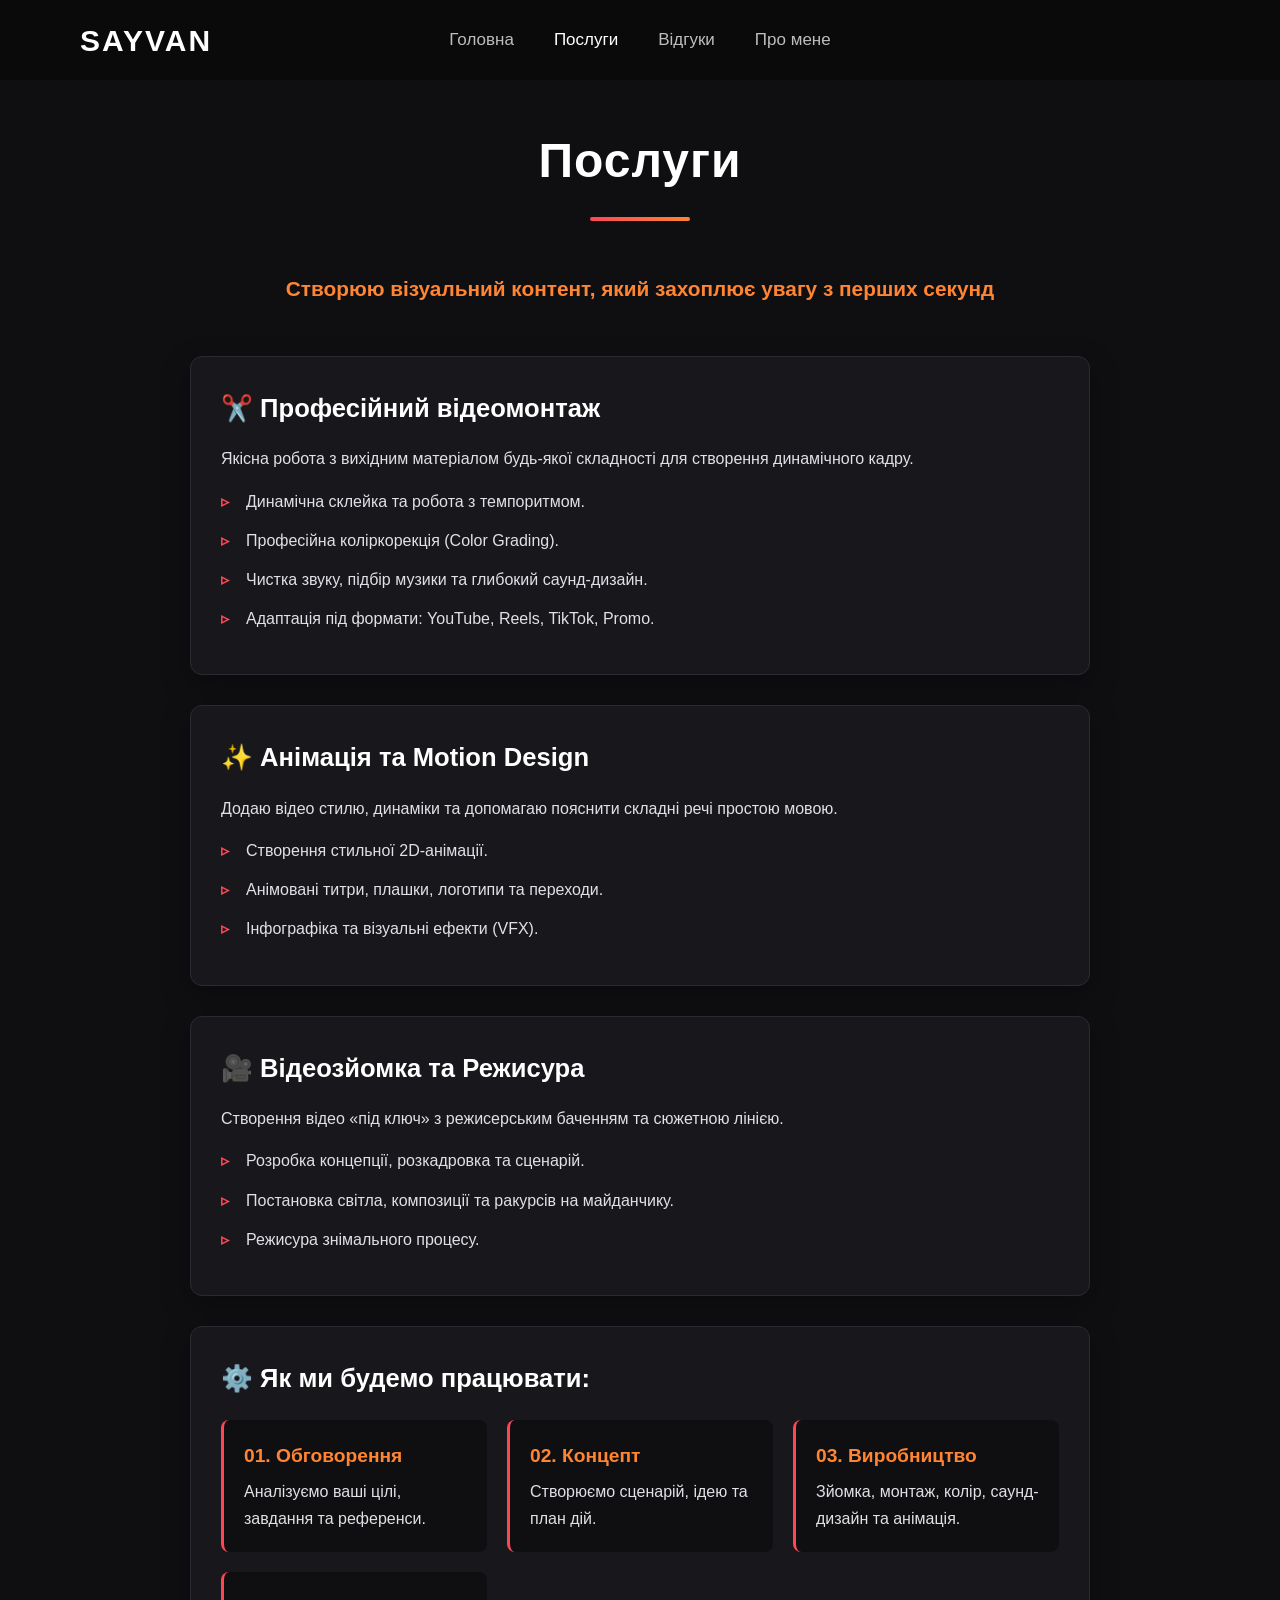
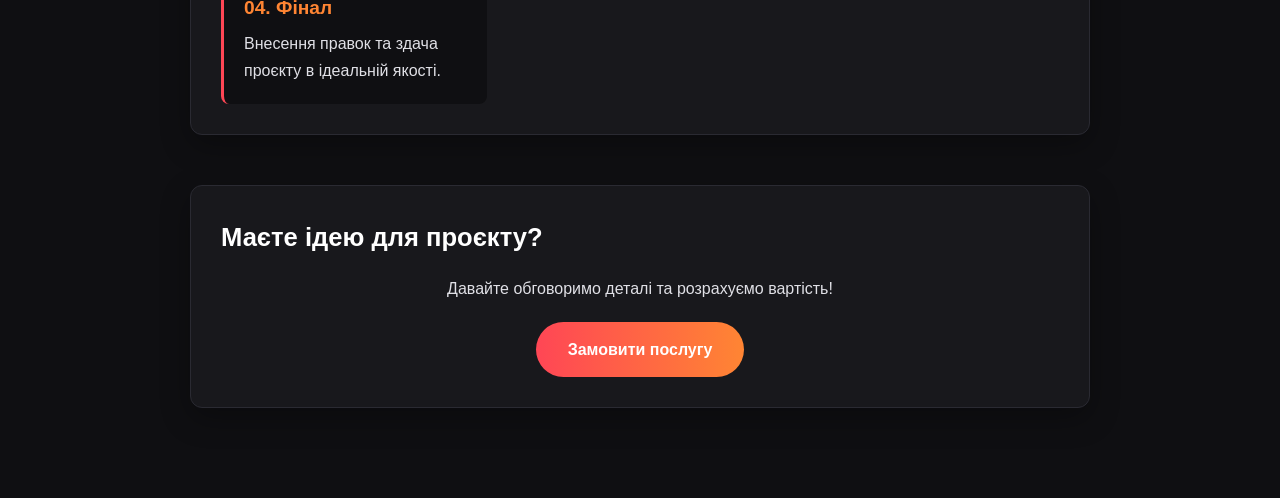
<file: service.html>
<!Doctype html>
<html>
    <head>
  <meta charset="UTF-8">
  <meta name="viewport" content="width=device-width, initial-scale=1.0">
  <title>Послуги | SAYVAN</title>
  <style>
    /* Основні скидання та шрифти */
    * {
      box-sizing: border-box;
      margin: 0;
      padding: 0;
    }

    body {
      font-family: 'Segoe UI', Roboto, Helvetica, Arial, sans-serif;
      background-color: #0f0f12;
      color: #e0e0e6;
      line-height: 1.7;
      padding: 120px 20px 60px 20px; /* Відступ зверху під шапку */
    }

    /* --- ОНОВЛЕНА ШАПКА НА CSS GRID --- */
    header {
      position: fixed;
      top: 0;
      left: 0;
      width: 100%;
      height: 80px;

      /* CSS Grid для ідеального центрування меню */
      display: grid;
      grid-template-columns: 1fr auto 1fr;
      align-items: center;

      padding: 0 80px;
      box-sizing: border-box;

      background: rgba(10, 10, 10, 0.85);
      backdrop-filter: blur(12px);

      z-index: 1000;
      animation: headerDown 0.8s ease;
    }

    @keyframes headerDown {
      from { transform: translateY(-100%); }
      to { transform: translateY(0); }
    }

    .logo {
      color: white;
      font-size: 30px;
      font-weight: 800;
      letter-spacing: 2px;
      font-family: 'Inter', sans-serif;
    }

    .nav {
      display: flex;
      gap: 40px;
      justify-self: center; /* Центрує навігацію в середній колонці */
    }

    .nav a {
      color: #bdbdbd;
      text-decoration: none;
      font-size: 17px;
      transition: 0.3s;
      font-family: 'Inter', sans-serif;
    }

    .nav a:hover, .nav a.active {
      color: white;
    }

    /* --- ОСНОВНИЙ КОНТЕЙНЕР --- */
    .container {
      max-width: 900px;
      margin: 0 auto;
    }

    /* --- СТИЛІ ТА АНІМАЦІЯ ЗАГОЛОВКА --- */
    .header-section {
      text-align: center;
      margin-bottom: 50px;
    }

    .main-title {
      font-size: 3rem;
      font-weight: 800;
      letter-spacing: 1px;
      color: #ffffff;
      display: inline-block;
      opacity: 0;
      transform: translateY(-20px);
      animation: fadeInTitle 0.8s ease-out forwards;
    }

    .title-line {
      height: 4px;
      width: 0;
      background: linear-gradient(90deg, #ff4655, #ff8533);
      margin: 15px auto 0 auto;
      border-radius: 2px;
      animation: expandLine 1s ease-out 0.6s forwards;
    }

    @keyframes fadeInTitle {
      to {
        opacity: 1;
        transform: translateY(0);
      }
    }

    @keyframes expandLine {
      to {
        width: 100px;
      }
    }

    .subtitle {
      font-size: 1.3rem;
      color: #ff8533;
      text-align: center;
      margin-bottom: 50px;
      font-weight: 600;
    }

    /* --- СТРУКТУРА КАРТОК ПОСЛУГ --- */
    .fade-in-card {
      background: #18181c;
      border: 1px solid #2a2a32;
      border-radius: 12px;
      padding: 30px;
      margin-bottom: 30px;
      box-shadow: 0 10px 30px rgba(0,0,0,0.3);
      
      opacity: 0;
      transform: translateY(30px);
      transition: opacity 0.8s ease, transform 0.8s ease;
    }

    .fade-in-card.visible {
      opacity: 1;
      transform: translateY(0);
    }

    .fade-in-card h2 {
      color: #ffffff;
      font-size: 1.6rem;
      margin-bottom: 15px;
      display: flex;
      align-items: center;
      gap: 12px;
    }

    .fade-in-card ul {
      list-style: none;
      padding-left: 0;
    }

    .fade-in-card li {
      margin-bottom: 12px;
      position: relative;
      padding-left: 25px;
    }

    .fade-in-card li::before {
      content: "▹";
      position: absolute;
      left: 0;
      color: #ff4655;
      font-weight: bold;
    }

    /* Кроки роботи */
    .steps-grid {
      display: grid;
      grid-template-columns: repeat(auto-fit, minmax(200px, 1fr));
      gap: 20px;
      margin-top: 20px;
    }

    .step-item {
      background: #0f0f12;
      padding: 20px;
      border-radius: 8px;
      border-left: 3px solid #ff4655;
    }

    .step-number {
      font-size: 1.2rem;
      font-weight: bold;
      color: #ff8533;
      margin-bottom: 5px;
    }

    /* Кнопка заклику до дії */
    .cta-section {
      text-align: center;
      margin-top: 50px;
    }

    .btn {
      display: inline-block;
      padding: 14px 32px;
      background: linear-gradient(90deg, #ff4655, #ff8533);
      color: #fff;
      text-decoration: none;
      font-weight: bold;
      border-radius: 30px;
      transition: transform 0.3s, box-shadow 0.3s;
    }

    .btn:hover {
      transform: translateY(-3px);
      box-shadow: 0 8px 25px rgba(255, 70, 85, 0.4);
    }

    /* Адаптивність */
    @media (max-width: 768px) {
      header {
        padding: 0 20px;
      }
      .nav {
        gap: 15px;
      }
      .nav a {
        font-size: 14px;
      }
      .main-title { font-size: 2.2rem; }
      .subtitle { font-size: 1.1rem; }
      body { padding-top: 100px; }
    }
  </style>
</head>
<body>

  <!-- Шапка сайту -->
  <header class="header">
    <div class="logo">SAYVAN</div>
    <nav class="nav">
      <a href="index.html">Головна</a>
      <a href="service.html" class="active">Послуги</a>
      <a href="portfolio.html">Відгуки</a>
      <a href="about.html">Про мене</a>
    </nav>
  </header>

  <!-- Контент сторінки -->
  <div class="container">
    
    <!-- Заголовок з анімованою лінією -->
    <div class="header-section">
      <h1 class="main-title">Послуги</h1>
      <div class="title-line"></div>
    </div>

    <p class="subtitle">Створюю візуальний контент, який захоплює увагу з перших секунд</p>

    <!-- Послуга 1 -->
    <div class="fade-in-card">
      <h2>✂️ Професійний відеомонтаж</h2>
      <p style="margin-bottom: 15px;">Якісна робота з вихідним матеріалом будь-якої складності для створення динамічного кадру.</p>
      <ul>
        <li>Динамічна склейка та робота з темпоритмом.</li>
        <li>Професійна коліркорекція (Color Grading).</li>
        <li>Чистка звуку, підбір музики та глибокий саунд-дизайн.</li>
        <li>Адаптація під формати: YouTube, Reels, TikTok, Promo.</li>
      </ul>
    </div>

    <!-- Послуга 2 -->
    <div class="fade-in-card">
      <h2>✨ Анімація та Motion Design</h2>
      <p style="margin-bottom: 15px;">Додаю відео стилю, динаміки та допомагаю пояснити складні речі простою мовою.</p>
      <ul>
        <li>Створення стильної 2D-анімації.</li>
        <li>Анімовані титри, плашки, логотипи та переходи.</li>
        <li>Інфографіка та візуальні ефекти (VFX).</li>
      </ul>
    </div>

    <!-- Послуга 3 -->
    <div class="fade-in-card">
      <h2>🎥 Відеозйомка та Режисура</h2>
      <p style="margin-bottom: 15px;">Створення відео «під ключ» з режисерським баченням та сюжетною лінією.</p>
      <ul>
        <li>Розробка концепції, розкадровка та сценарій.</li>
        <li>Постановка світла, композиції та ракурсів на майданчику.</li>
        <li>Режисура знімального процесу.</li>
      </ul>
    </div>

    <!-- Етапи роботи -->
    <div class="fade-in-card">
      <h2>⚙️ Як ми будемо працювати:</h2>
      <div class="steps-grid">
        <div class="step-item">
          <div class="step-number">01. Обговорення</div>
          <p>Аналізуємо ваші цілі, завдання та референси.</p>
        </div>
        <div class="step-item">
          <div class="step-number">02. Концепт</div>
          <p>Створюємо сценарій, ідею та план дій.</p>
        </div>
        <div class="step-item">
          <div class="step-number">03. Виробництво</div>
          <p>Зйомка, монтаж, колір, саунд-дизайн та анімація.</p>
        </div>
        <div class="step-item">
          <div class="step-number">04. Фінал</div>
          <p>Внесення правок та здача проєкту в ідеальній якості.</p>
        </div>
      </div>
    </div>

    <!-- Заклик до дії -->
    <div class="cta-section fade-in-card">
      <h2>Маєте ідею для проєкту?</h2>
      <p style="margin-bottom: 20px;">Давайте обговоримо деталі та розрахуємо вартість!</p>
      <a href="https://t.me/SAYVAN_KINO" class="btn" target="blank">Замовити послугу</a>
    </div>

  </div>

  <script>
    document.addEventListener("DOMContentLoaded", function() {
      const observerOptions = {
        threshold: 0.15
      };

      const observer = new IntersectionObserver((entries, observer) => {
        entries.forEach(entry => {
          if (entry.isIntersecting) {
            entry.target.classList.add('visible');
            observer.unobserve(entry.target);
          }
        });
      }, observerOptions);

      const cards = document.querySelectorAll('.fade-in-card');
      cards.forEach(card => {
        observer.observe(card);
      });
    });
  </script>

</body>
</html>
</file>
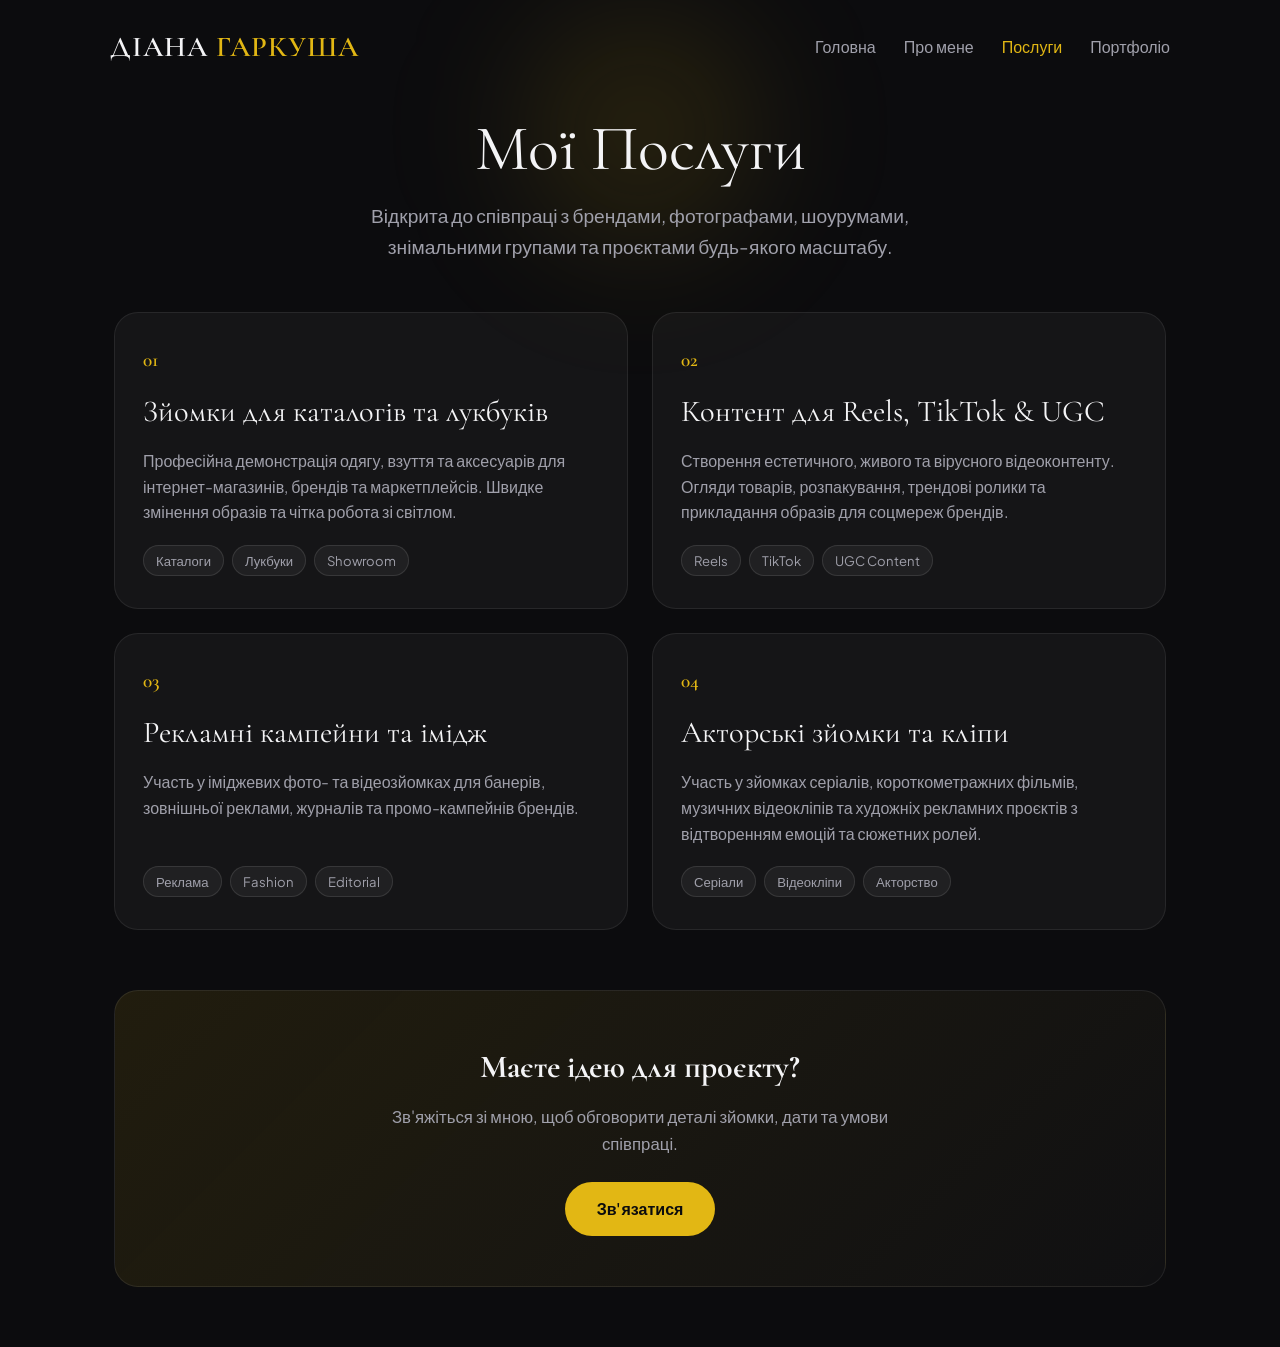
<file: services.html>
<!DOCTYPE html>
<html lang="uk">
<head>
    <meta charset="UTF-8">
    <meta name="viewport" content="width=device-width, initial-scale=1.0, viewport-fit=cover">
    <title>Послуги | Діана Гаркуша</title>
    <meta name="description" content="Послуги фотомоделі та акторки Діани Гаркуші: зйомки каталогів, реклама, Reels, TikTok, серіали.">
    
    <!-- Шрифти Google Fonts -->
    <link rel="preconnect" href="https://fonts.googleapis.com">
    <link rel="preconnect" href="https://fonts.gstatic.com" crossorigin>
    <link href="https://fonts.googleapis.com/css2?family=Cormorant+Garamond:wght@400;600&family=Plus+Jakarta+Sans:wght@300;400;600&display=swap" rel="stylesheet">
    <link rel="icon" type="image/svg+xml" href="data:image/svg+xml,<svg xmlns='http://www.w3.org/2000/svg' viewBox='0 0 100 100'><rect width='100' height='100' rx='25' fill='%230c0c0e'/><text x='50%' y='65%' font-family='Georgia, serif' font-size='48' font-weight='bold' fill='%23e2b714' text-anchor='middle'>DG</text></svg>">

    <!-- CSS СТИЛІ -->
    <style>
        :root {
            --bg-color: #0c0c0e;
            --card-bg: rgba(255, 255, 255, 0.04);
            --card-hover: rgba(255, 255, 255, 0.08);
            --accent-color: #e2b714;
            --text-main: #f4f4f6;
            --text-muted: #a0a0ab;
            --border-color: rgba(255, 255, 255, 0.08);
            --font-title: 'Cormorant Garamond', serif;
            --font-body: 'Plus Jakarta Sans', sans-serif;
        }

        * {
            box-sizing: border-box;
            margin: 0;
            padding: 0;
            -webkit-tap-highlight-color: transparent;
        }

        html {
            scroll-behavior: smooth;
        }

        body {
            background-color: var(--bg-color);
            color: var(--text-main);
            font-family: var(--font-body);
            line-height: 1.6;
            overflow-x: hidden;
            min-height: 100vh;
            display: flex;
            flex-direction: column;
            justify-content: space-between;
        }

        /* --- СЯЙВО НА ФОНІ --- */
        .glow-bg {
            position: fixed;
            top: -5%;
            left: 50%;
            transform: translateX(-50%);
            width: 350px;
            height: 350px;
            background: radial-gradient(circle, rgba(226, 183, 20, 0.18) 0%, rgba(0,0,0,0) 70%);
            filter: blur(60px);
            z-index: -1;
            pointer-events: none;
            animation: pulseGlow 8s infinite alternate ease-in-out;
        }

        @keyframes pulseGlow {
            0% { transform: translateX(-50%) scale(1); opacity: 0.5; }
            100% { transform: translateX(-50%) scale(1.3); opacity: 0.8; }
        }

        /* --- ШАПКА --- */
        header {
            position: relative;
            display: flex;
            justify-content: space-between;
            align-items: center;
            padding: 24px 20px;
            max-width: 1100px;
            width: 100%;
            margin: 0 auto;
            z-index: 1000;
        }

        .logo {
            font-family: var(--font-title);
            font-size: 1.8rem;
            font-weight: 600;
            letter-spacing: 1px;
            text-transform: uppercase;
            color: var(--text-main);
            text-decoration: none;
        }

        .logo span { color: var(--accent-color); }

        /* Навігація ПК */
        .desktop-nav {
            display: none;
            gap: 28px;
        }

        .nav-link {
            color: var(--text-muted);
            text-decoration: none;
            font-size: 1rem;
            font-weight: 400;
            transition: color 0.3s;
        }

        .nav-link:hover, .nav-link.active {
            color: var(--accent-color);
        }

        /* Гамбургер кнопка */
        .hamburger-btn {
            display: flex;
            flex-direction: column;
            justify-content: space-between;
            width: 30px;
            height: 20px;
            background: transparent;
            border: none;
            cursor: pointer;
            padding: 0;
            z-index: 1001;
        }

        .hamburger-btn span {
            width: 100%;
            height: 2px;
            background-color: var(--text-main);
            border-radius: 2px;
            transition: all 0.3s ease-in-out;
        }

        .hamburger-btn.open span:nth-child(1) {
            transform: translateY(9px) rotate(45deg);
            background-color: var(--accent-color);
        }

        .hamburger-btn.open span:nth-child(2) {
            opacity: 0;
        }

        .hamburger-btn.open span:nth-child(3) {
            transform: translateY(-9px) rotate(-45deg);
            background-color: var(--accent-color);
        }

        /* Висувне мобільне меню */
        .mobile-menu-overlay {
            position: fixed;
            top: 0;
            left: 0;
            width: 100%;
            height: 100vh;
            background: rgba(12, 12, 14, 0.96);
            backdrop-filter: blur(15px);
            -webkit-backdrop-filter: blur(15px);
            display: flex;
            flex-direction: column;
            justify-content: center;
            align-items: center;
            gap: 24px;
            opacity: 0;
            visibility: hidden;
            transition: opacity 0.3s ease, visibility 0.3s ease;
            z-index: 999;
        }

        .mobile-menu-overlay.active {
            opacity: 1;
            visibility: visible;
        }

        .mobile-menu-overlay .nav-link {
            font-family: var(--font-title);
            font-size: 2rem;
            color: var(--text-main);
        }

        .mobile-menu-overlay .nav-link.active {
            color: var(--accent-color);
        }

        /* --- ОСНОВНИЙ КОНТЕЙНЕР --- */
        .container {
            max-width: 1100px;
            width: 100%;
            margin: auto;
            padding: 20px 24px 60px;
        }

        .hero-section {
            text-align: center;
            margin-bottom: 50px;
        }

        .page-title {
            font-family: var(--font-title);
            font-size: clamp(2.5rem, 7vw, 4rem);
            font-weight: 400;
            line-height: 1.1;
            margin-bottom: 16px;
        }

        .page-subtitle {
            color: var(--text-muted);
            font-size: clamp(1rem, 3vw, 1.2rem);
            max-width: 650px;
            margin: 0 auto;
        }

        /* --- СІТКА ПОСЛУГ --- */
        .services-grid {
            display: grid;
            grid-template-columns: 1fr;
            gap: 24px;
            margin-bottom: 60px;
        }

        .service-card {
            background: var(--card-bg);
            border: 1px solid var(--border-color);
            border-radius: 24px;
            padding: 32px 28px;
            transition: all 0.3s ease;
            position: relative;
            overflow: hidden;
            display: flex;
            flex-direction: column;
            justify-content: space-between;
        }

        .service-card:hover {
            background: var(--card-hover);
            transform: translateY(-4px);
            border-color: rgba(226, 183, 20, 0.3);
        }

        .service-number {
            font-family: var(--font-title);
            font-size: 1.2rem;
            color: var(--accent-color);
            margin-bottom: 12px;
            font-weight: 600;
        }

        .service-card h3 {
            font-family: var(--font-title);
            font-size: 1.9rem;
            margin-bottom: 12px;
            color: var(--text-main);
            font-weight: 400;
        }

        .service-card p {
            color: var(--text-muted);
            font-size: 1rem;
            line-height: 1.6;
            margin-bottom: 20px;
        }

        .service-tags {
            display: flex;
            flex-wrap: wrap;
            gap: 8px;
        }

        .tag {
            background: rgba(255, 255, 255, 0.05);
            border: 1px solid rgba(255, 255, 255, 0.1);
            color: var(--text-muted);
            font-size: 0.82rem;
            padding: 4px 12px;
            border-radius: 20px;
        }

        /* --- БЛОК ЗАКЛИКУ ДО ДІЇ --- */
        .cta-section {
            background: linear-gradient(135deg, rgba(226, 183, 20, 0.1), rgba(255, 255, 255, 0.02));
            border: 1px solid var(--border-color);
            border-radius: 24px;
            padding: 40px 24px;
            text-align: center;
        }

        .cta-title {
            font-family: var(--font-title);
            font-size: 2rem;
            margin-bottom: 12px;
        }

        .cta-text {
            color: var(--text-muted);
            font-size: 1.05rem;
            margin-bottom: 24px;
            max-width: 550px;
            margin-left: auto;
            margin-right: auto;
        }

        .btn-primary {
            display: inline-block;
            background-color: var(--accent-color);
            color: #0c0c0e;
            padding: 14px 32px;
            border-radius: 30px;
            font-weight: 600;
            font-size: 1rem;
            text-decoration: none;
            transition: transform 0.3s, background-color 0.3s;
        }

        .btn-primary:hover {
            background-color: #f0c72d;
            transform: translateY(-2px);
        }

        /* --- АДАПТИВНІСТЬ (min-width: 768px) --- */
        @media (min-width: 768px) {
            .desktop-nav { display: flex; }
            .hamburger-btn { display: none; }
            .mobile-menu-overlay { display: none; }

            .services-grid {
                grid-template-columns: repeat(2, 1fr);
            }

            .cta-section {
                padding: 50px 40px;
            }
        }
    </style>
</head>
<body>
    <!-- ФОНОВЕ СЯЙВО -->
    <div class="glow-bg"></div>

    <!-- ШАПКА -->
    <header>
        <a href="index.html" class="logo">Діана <span>Гаркуша</span></a>
        
        <!-- Навігація для ПК -->
        <nav class="desktop-nav">
            <a href="index.html" class="nav-link">Головна</a>
            <a href="about.html" class="nav-link">Про мене</a>
            <a href="services.html" class="nav-link active">Послуги</a>
            <a href="portfolio.html" class="nav-link">Портфоліо</a>
        </nav>

        <!-- Кнопка «3 смужки» для телефона -->
        <button class="hamburger-btn" id="hamburgerBtn" aria-label="Відкрити меню">
            <span></span>
            <span></span>
            <span></span>
        </button>
    </header>

    <!-- Висувне мобільне меню -->
    <div class="mobile-menu-overlay" id="mobileMenu">
        <a href="index.html" class="nav-link">Головна</a>
        <a href="about.html" class="nav-link">Про мене</a>
        <a href="services.html" class="nav-link active">Послуги</a>
        <a href="portfolio.html" class="nav-link">Портфоліо</a>
    </div>

    <!-- ОСНОВНИЙ КОНТЕНТ -->
    <div class="container">
        
        <section class="hero-section">
            <h1 class="page-title">Мої Послуги</h1>
            <p class="page-subtitle">Відкрита до співпраці з брендами, фотографами, шоурумами, знімальними групами та проєктами будь-якого масштабу.</p>
        </section>

        <!-- СІТКА ПОСЛУГ -->
        <section class="services-grid">
            
            <div class="service-card">
                <div>
                    <div class="service-number">01</div>
                    <h3>Зйомки для каталогів та лукбуків</h3>
                    <p>Професійна демонстрація одягу, взуття та аксесуарів для інтернет-магазинів, брендів та маркетплейсів. Швидке змінення образів та чітка робота зі світлом.</p>
                </div>
                <div class="service-tags">
                    <span class="tag">Каталоги</span>
                    <span class="tag">Лукбуки</span>
                    <span class="tag">Showroom</span>
                </div>
            </div>

            <div class="service-card">
                <div>
                    <div class="service-number">02</div>
                    <h3>Контент для Reels, TikTok & UGC</h3>
                    <p>Створення естетичного, живого та вірусного відеоконтенту. Огляди товарів, розпакування, трендові ролики та прикладання образів для соцмереж брендів.</p>
                </div>
                <div class="service-tags">
                    <span class="tag">Reels</span>
                    <span class="tag">TikTok</span>
                    <span class="tag">UGC Content</span>
                </div>
            </div>

            <div class="service-card">
                <div>
                    <div class="service-number">03</div>
                    <h3>Рекламні кампейни та імідж</h3>
                    <p>Участь у іміджевих фото- та відеозйомках для банерів, зовнішньої реклами, журналів та промо-кампейнів брендів.</p>
                </div>
                <div class="service-tags">
                    <span class="tag">Реклама</span>
                    <span class="tag">Fashion</span>
                    <span class="tag">Editorial</span>
                </div>
            </div>

            <div class="service-card">
                <div>
                    <div class="service-number">04</div>
                    <h3>Акторські зйомки та кліпи</h3>
                    <p>Участь у зйомках серіалів, короткометражних фільмів, музичних відеокліпів та художніх рекламних проєктів з відтворенням емоцій та сюжетних ролей.</p>
                </div>
                <div class="service-tags">
                    <span class="tag">Серіали</span>
                    <span class="tag">Відеокліпи</span>
                    <span class="tag">Акторство</span>
                </div>
            </div>

        </section>

        <!-- ЗАКЛИК ДО ДІЇ -->
        <section class="cta-section">
            <h2 class="cta-title">Маєте ідею для проєкту?</h2>
            <p class="cta-text">Зв'яжіться зі мною, щоб обговорити деталі зйомки, дати та умови співпраці.</p>
            <a href="https://www.instagram.com/garkusha344/" class="btn-primary" target="_blank" rel="noopener noreferrer">Зв'язатися</a>
        </section>

    </div>

    <!-- JAVASCRIPT -->
    <script>
        // Робота мобільного меню
        const hamburgerBtn = document.getElementById('hamburgerBtn');
        const mobileMenu = document.getElementById('mobileMenu');
        const mobileNavLinks = mobileMenu.querySelectorAll('.nav-link');

        function toggleMenu() {
            hamburgerBtn.classList.toggle('open');
            mobileMenu.classList.toggle('active');
            
            if (mobileMenu.classList.contains('active')) {
                document.body.style.overflow = 'hidden';
            } else {
                document.body.style.overflow = '';
            }
        }

        hamburgerBtn.addEventListener('click', toggleMenu);

        mobileNavLinks.forEach(link => {
            link.addEventListener('click', () => {
                if (mobileMenu.classList.contains('active')) {
                    toggleMenu();
                }
            });
        });
    </script>
</body>
</html>
</file>
